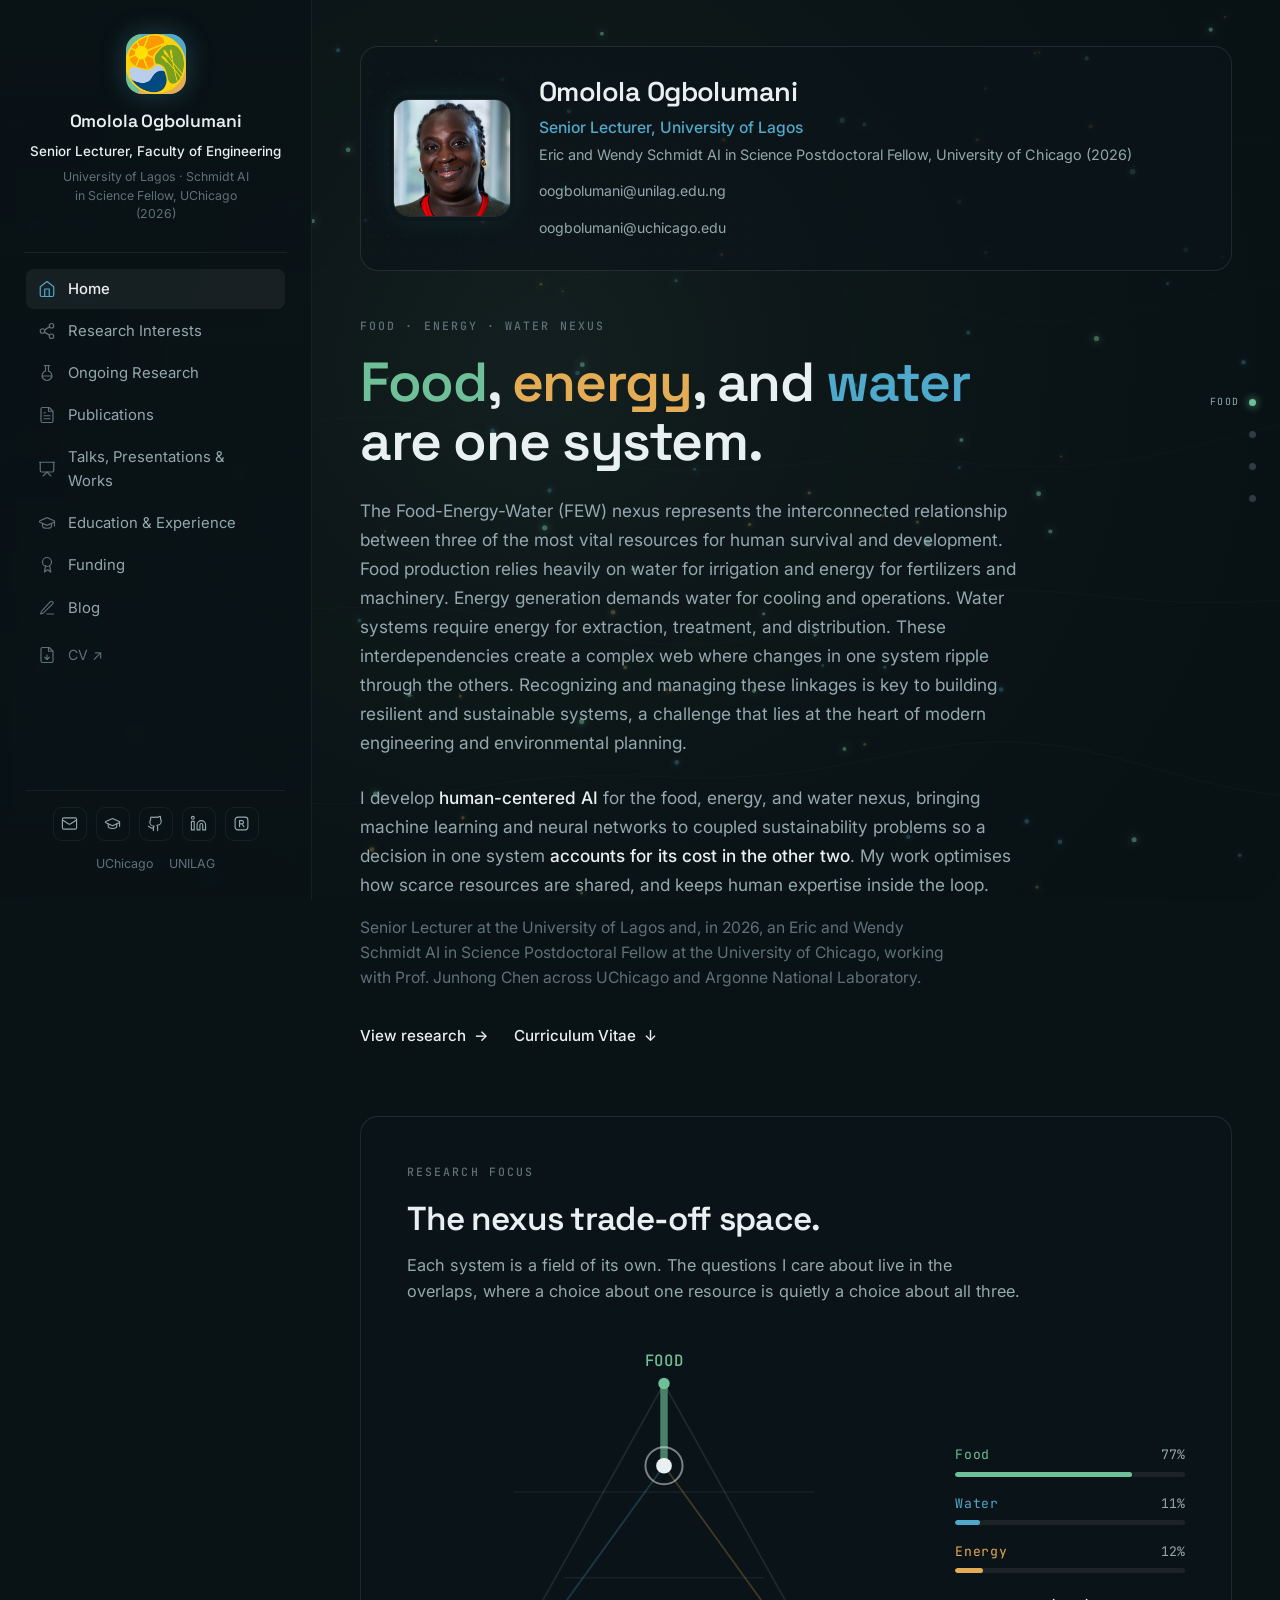
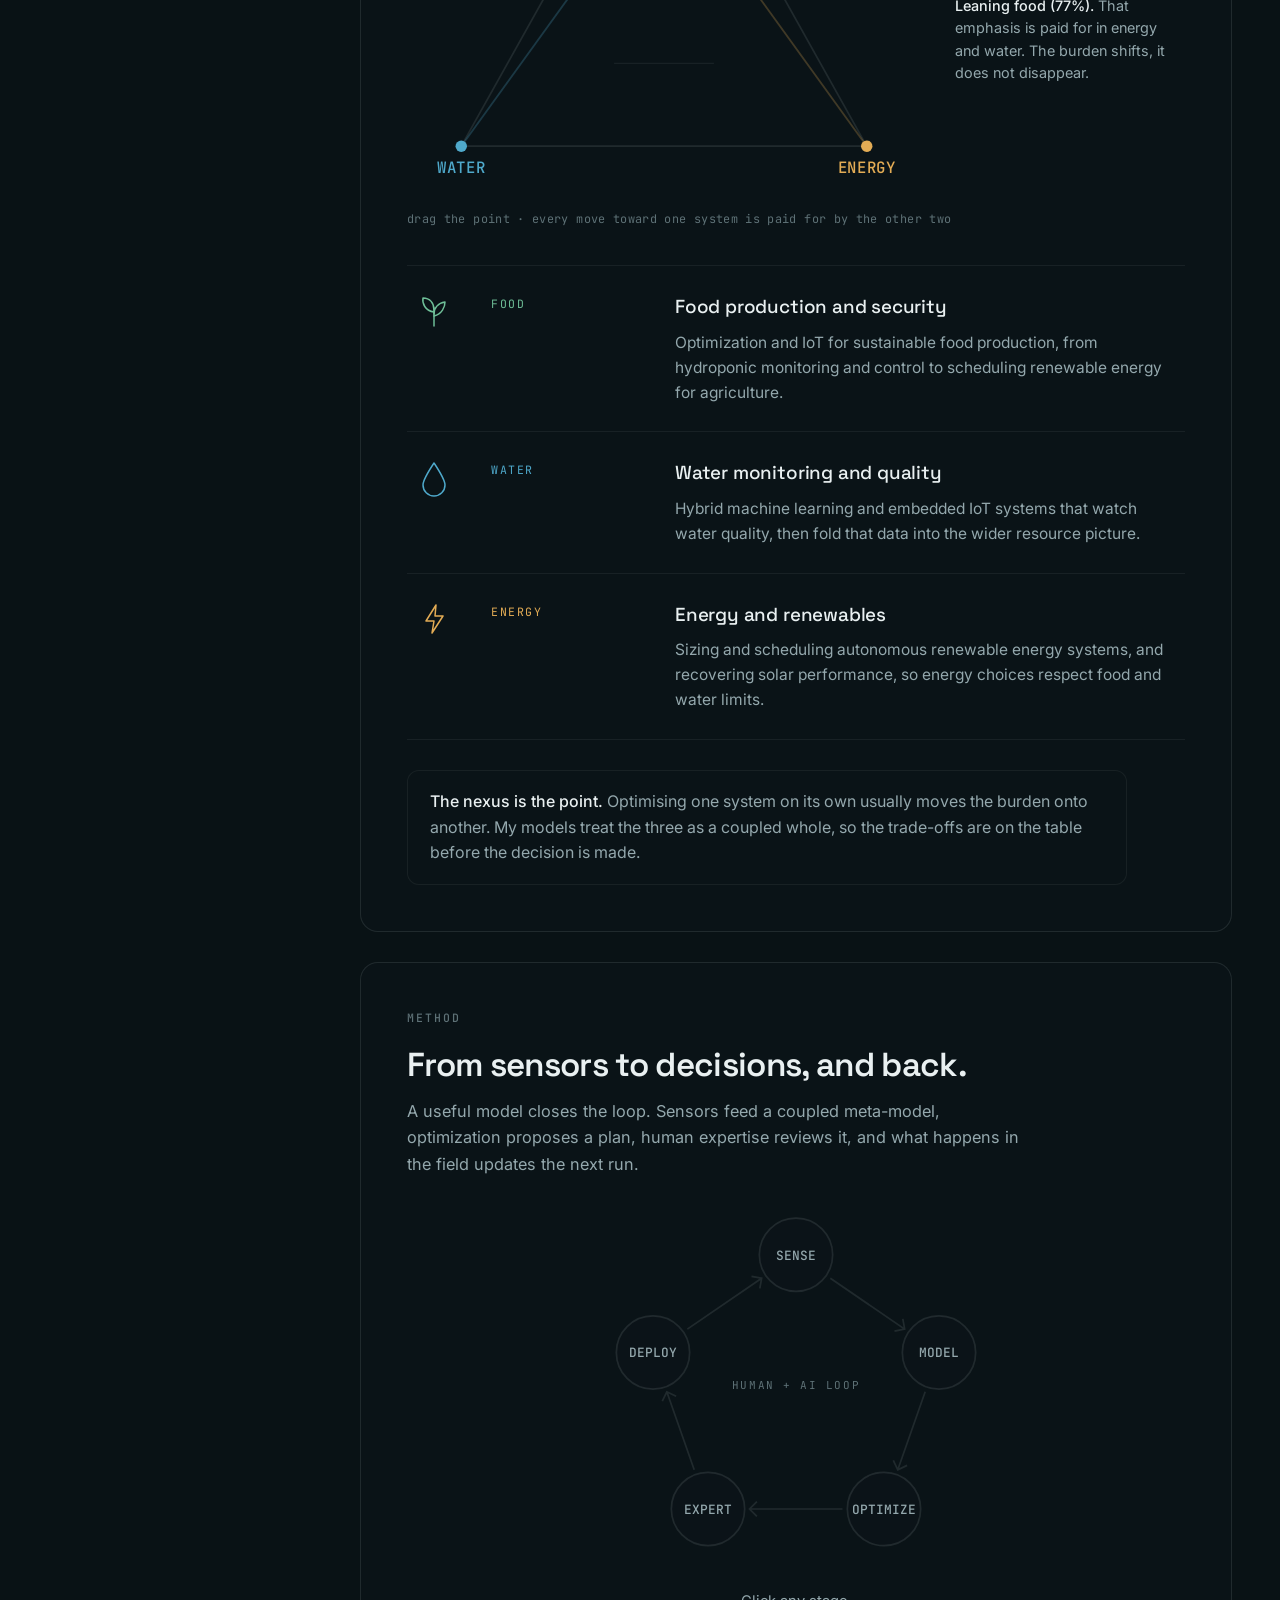
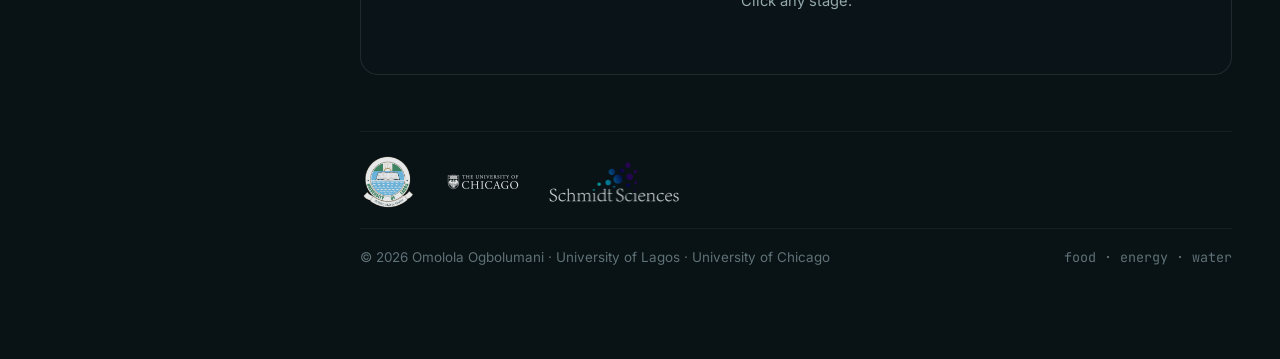
<file: index.html>
<!DOCTYPE html>
<html lang="en">
  <head>
    <meta charset="UTF-8">
    <meta name="viewport" content="width=device-width, initial-scale=1.0">
    <title>Home | Omolola Ogbolumani</title>
    <link rel="preconnect" href="https://fonts.googleapis.com">
    <link rel="preconnect" href="https://fonts.gstatic.com" crossorigin>
    <link href="https://fonts.googleapis.com/css2?family=Space+Grotesk:wght@400;500;600;700&family=Inter:wght@400;450;500;600&family=JetBrains+Mono:wght@400;500&display=swap" rel="stylesheet">
    <link rel="stylesheet" href="site.css">
  </head>
  <body data-page="home">
    <canvas id="field" role="img" aria-label="Ambient field of food, energy, and water particles that link into one network under the cursor."></canvas>
    <div class="spine" aria-hidden="true">
      <div class="s f" data-z="0"><span class="lab">Food</span><span class="d"></span></div>
      <div class="s w" data-z="1"><span class="lab">Water</span><span class="d"></span></div>
      <div class="s e" data-z="2"><span class="lab">Energy</span><span class="d"></span></div>
      <div class="s n" data-z="3"><span class="lab">Nexus</span><span class="d"></span></div>
    </div>
  <main>
    <div class="col">
      <div class="profile reveal">
        <img class="profile-image" src="headshot.jpeg" alt="Omolola Ogbolumani" onerror="this.onerror=null;this.src=&quot;data:image/svg+xml;utf8,<svg xmlns='http://www.w3.org/2000/svg' width='236' height='236'><defs><linearGradient id='g' x1='0' y1='0' x2='1' y2='1'><stop offset='0' stop-color='%236FBF98'/><stop offset='.5' stop-color='%234FA9CB'/><stop offset='1' stop-color='%23E3AC55'/></linearGradient></defs><rect width='236' height='236' fill='%230C151A'/><circle cx='118' cy='96' r='40' fill='none' stroke='url(%23g)' stroke-width='2.5' opacity='.85'/><path d='M44 210 C44 158 80 142 118 142 C156 142 192 158 192 210' fill='none' stroke='url(%23g)' stroke-width='2.5' opacity='.85'/><text x='118' y='228' text-anchor='middle' font-family='monospace' font-size='11' fill='%235E7176'>add headshot.jpg</text></svg>&quot;">
        <div class="profile-content">
          <div class="profile-name">Omolola Ogbolumani</div>
          <div class="profile-title">Senior Lecturer, University of Lagos</div>
          <div class="profile-affil">Eric and Wendy Schmidt AI in Science Postdoctoral Fellow, University of Chicago (2026)</div>
          <div class="profile-contact"><a href="mailto:oogbolumani@unilag.edu.ng">oogbolumani@unilag.edu.ng</a></div>
          <div class="profile-contact"><a href="mailto:oogbolumani@uchicago.edu">oogbolumani@uchicago.edu</a></div>
        </div>
      </div>

      <header class="intro">
        <p class="eyebrow">Food &middot; Energy &middot; Water Nexus</p>
        <h1><span class="f">Food</span>, <span class="e">energy</span>, and <span class="w">water</span> are one system.</h1>
        <p class="lede">The Food-Energy-Water (FEW) nexus represents the interconnected relationship between three of the most vital resources for human survival and development. Food production relies heavily on water for irrigation and energy for fertilizers and machinery. Energy generation demands water for cooling and operations. Water systems require energy for extraction, treatment, and distribution. These interdependencies create a complex web where changes in one system ripple through the others. Recognizing and managing these linkages is key to building resilient and sustainable systems, a challenge that lies at the heart of modern engineering and environmental planning.</p> <br>
        <p class="lede">I develop <strong>human-centered AI</strong> for the food, energy, and water nexus, bringing machine learning and neural networks to coupled sustainability problems so a decision in one system <strong>accounts for its cost in the other two</strong>. My work optimises how scarce resources are shared, and keeps human expertise inside the loop.</p>
        <p class="sub">Senior Lecturer at the University of Lagos and, in 2026, an Eric and Wendy Schmidt AI in Science Postdoctoral Fellow at the University of Chicago, working with Prof. Junhong Chen across UChicago and Argonne National Laboratory.</p>
        <div class="intro-actions">
          <a class="lnk" href="research-interests.html" data-internal>View research <span class="ar">&rarr;</span></a>
          <a class="lnk dl" href="cv.pdf" target="_blank">Curriculum Vitae <span class="ar">&darr;</span></a>
        </div>
        <!-- <div class="field-hint"><span class="rc" aria-hidden="true"></span>move your cursor, the systems couple. scroll, and they take turns</div> -->
      </header>

      <section class="block reveal" id="research">
        <div class="panel">
          <p class="eyebrow">Research focus</p>
          <h2>The nexus trade-off space.</h2>
          <p class="intro-p">Each system is a field of its own. The questions I care about live in the overlaps, where a choice about one resource is quietly a choice about all three.</p>
          <div class="nexus">
            <div class="tri-wrap">
              <svg class="tri-svg" id="tri" viewBox="0 0 360 322" role="application" aria-label="Interactive ternary diagram. A draggable point sets emphasis across food, water, and energy. Use arrow keys to move it.">
                <g class="tri-grid">
                  <line x1="110" y1="170" x2="250" y2="170"/>
                  <line x1="75" y1="110" x2="285" y2="110"/>
                  <line x1="145" y1="230" x2="215" y2="230"/>
                </g>
                <polygon class="tri-edge" points="180,34 322,288 38,288"/>
                <line class="tri-pull pf" stroke="var(--food)" x1="180" y1="200" x2="180" y2="34"/>
                <line class="tri-pull pw" stroke="var(--water)" x1="180" y1="200" x2="38" y2="288"/>
                <line class="tri-pull pe" stroke="var(--energy)" x1="180" y1="200" x2="322" y2="288"/>
                <g class="tri-pole">
                  <circle cx="180" cy="34" r="4" fill="var(--food)"/><text x="180" y="22" text-anchor="middle" fill="var(--food)">FOOD</text>
                  <circle cx="38" cy="288" r="4" fill="var(--water)"/><text x="38" y="307" text-anchor="middle" fill="var(--water)">WATER</text>
                  <circle cx="322" cy="288" r="4" fill="var(--energy)"/><text x="322" y="307" text-anchor="middle" fill="var(--energy)">ENERGY</text>
                </g>
                <g class="tri-handle" id="tri-h" tabindex="0" role="slider" aria-label="Nexus emphasis" aria-valuetext="balanced">
                  <circle class="th-ring" cx="180" cy="200" r="13" fill="none" stroke="rgba(233,240,241,.5)" stroke-width="1.4"/>
                  <circle class="th-dot" cx="180" cy="200" r="5.5" fill="var(--text)"/>
                </g>
              </svg>
            </div>
            <div class="readout" id="ro">
              <div class="ro-row f"><div class="ro-top"><span class="nm">Food</span><span class="vl" data-v="f">33%</span></div><div class="ro-track"><div class="ro-fill" data-b="f" style="width:33%"></div></div></div>
              <div class="ro-row w"><div class="ro-top"><span class="nm">Water</span><span class="vl" data-v="w">33%</span></div><div class="ro-track"><div class="ro-fill" data-b="w" style="width:33%"></div></div></div>
              <div class="ro-row e"><div class="ro-top"><span class="nm">Energy</span><span class="vl" data-v="e">34%</span></div><div class="ro-track"><div class="ro-fill" data-b="e" style="width:34%"></div></div></div>
              <p class="verdict" id="verdict"><b>Balanced.</b> No single system carries the plan, the rare case where nothing is being traded away.</p>
            </div>
          </div>
          <p class="tri-cap">drag the point &middot; every move toward one system is paid for by the other two</p>
          <div class="thrusts">
            <div class="thrust f reveal"><div class="sigil" aria-hidden="true"><svg viewBox="0 0 38 38"><path d="M19 34 V16"/><path d="M19 20 C 10 19, 7 11, 8 6 C 15 6, 19 11, 19 18"/><path d="M19 24 C 27 22, 30 15, 30 10 C 23 11, 19 16, 19 22"/></svg></div><div class="tag">Food</div><div class="body"><h3>Food production and security</h3><p>Optimization and IoT for sustainable food production, from hydroponic monitoring and control to scheduling renewable energy for agriculture.</p></div></div>
            <div class="thrust w reveal"><div class="sigil" aria-hidden="true"><svg viewBox="0 0 38 38"><path d="M19 5 C 27 17, 30 23, 30 27 a 11 11 0 1 1 -22 0 C 8 23, 11 17, 19 5 Z"/></svg></div><div class="tag">Water</div><div class="body"><h3>Water monitoring and quality</h3><p>Hybrid machine learning and embedded IoT systems that watch water quality, then fold that data into the wider resource picture.</p></div></div>
            <div class="thrust e reveal"><div class="sigil" aria-hidden="true"><svg viewBox="0 0 38 38"><path d="M21 5 L 11 21 H 19 L 17 33 L 28 16 H 20 Z"/></svg></div><div class="tag">Energy</div><div class="body"><h3>Energy and renewables</h3><p>Sizing and scheduling autonomous renewable energy systems, and recovering solar performance, so energy choices respect food and water limits.</p></div></div>
          </div>
          <p class="note"><b>The nexus is the point.</b> Optimising one system on its own usually moves the burden onto another. My models treat the three as a coupled whole, so the trade-offs are on the table before the decision is made.</p>
        </div>
      </section>

      <section class="block reveal" id="approach">
        <div class="panel">
          <p class="eyebrow">Method</p>
          <h2>From sensors to decisions, and back.</h2>
          <p class="intro-p">A useful model closes the loop. Sensors feed a coupled meta-model, optimization proposes a plan, human expertise reviews it, and what happens in the field updates the next run.</p>
          <div class="loop-wrap">
            <svg class="loop-svg" id="loop" viewBox="0 0 360 300" role="img" aria-label="A five-stage research loop: sense, model, optimize, expert, deploy, running as a closed cycle.">
              <g id="loop-arcs"></g>
              <text class="loop-center" x="180" y="154" text-anchor="middle">human + AI loop</text>
              <g class="loop-node" data-k="sen" tabindex="0"><circle cx="180" cy="44" r="30"/><text x="180" y="48" text-anchor="middle">SENSE</text></g>
              <g class="loop-node" data-k="mod" tabindex="0"><circle cx="297" cy="124" r="30"/><text x="297" y="128" text-anchor="middle">MODEL</text></g>
              <g class="loop-node" data-k="opt" tabindex="0"><circle cx="252" cy="252" r="30"/><text x="252" y="256" text-anchor="middle">OPTIMIZE</text></g>
              <g class="loop-node" data-k="exp" tabindex="0"><circle cx="108" cy="252" r="30"/><text x="108" y="256" text-anchor="middle">EXPERT</text></g>
              <g class="loop-node" data-k="dep" tabindex="0"><circle cx="63" cy="124" r="30"/><text x="63" y="128" text-anchor="middle">DEPLOY</text></g>
            </svg>
            <p class="loop-cap" id="loop-cap">Click any stage.</p>
          </div>
        </div>
      </section>
      <div class="pagefoot">
        <div class="foot-logos">
          <a href="https://engineering.unilag.edu.ng/?page_id=2508" target="_blank" rel="noopener">
            <img class="unilag" src="unilag-logo.png" alt="University of Lagos">
          </a>
          <a href="https://aiscience.uchicago.edu/faculty-fellows/omolola-ogbolumani/" target="_blank" rel="noopener">
            <img class="uchicago" src="uchicago-logo.png" alt="University of Chicago">
          </a>
          <a href="https://www.linkedin.com/posts/introducing-the-new-schmidt-sciences-logo-ugcPost-7232158246566797312-L3lD/" target="_blank" rel="noopener">
            <img class="schmidt" src="schmidt.png" alt="Schmidt Sciences"/>
          </a>
        </div>
        <span>&copy; 2026 Omolola Ogbolumani &middot; University of Lagos &middot; University of Chicago</span><span class="mono">food &middot; energy &middot; water</span>
      </div>
    </div>
  </main>
  <script src="site.js"></script>
  </body>
</html>
</file>
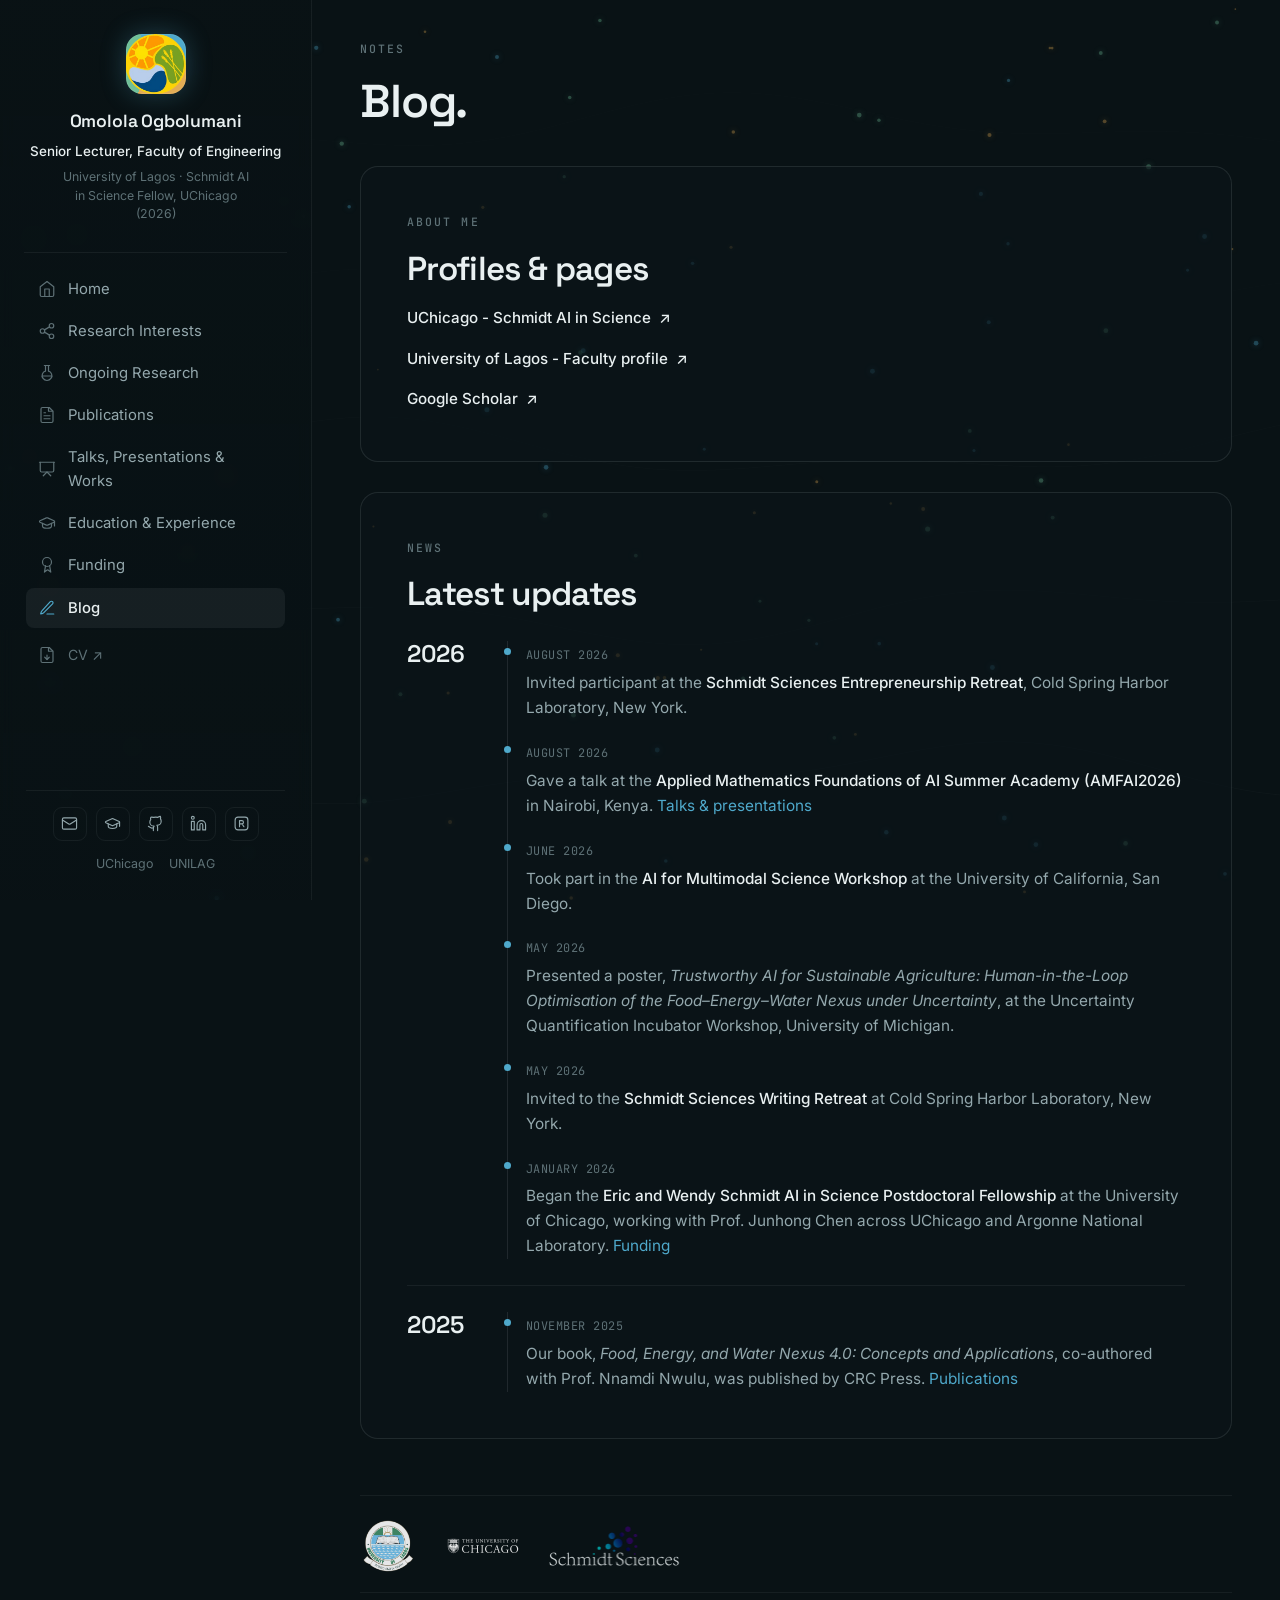
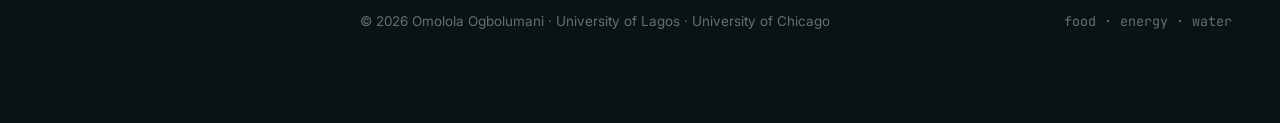
<file: blog.html>
<!DOCTYPE html>
<html lang="en">
	<head>
		<meta charset="UTF-8" />
		<meta name="viewport" content="width=device-width, initial-scale=1.0"/>
		<title>Blog | Omolola Ogbolumani</title>
		<link rel="preconnect" href="https://fonts.googleapis.com"/>
		<link rel="preconnect" href="https://fonts.gstatic.com" crossorigin/>
		<link href="https://fonts.googleapis.com/css2?family=Space+Grotesk:wght@400;500;600;700&family=Inter:wght@400;450;500;600&family=JetBrains+Mono:wght@400;500&display=swap" rel="stylesheet"/>
		<link rel="stylesheet" href="site.css" />
	</head>
	<body data-page="blog">
		<canvas id="field" role="img" aria-label="Ambient field of food, energy, and water particles that link into one network under the cursor."></canvas>

		<main>
			<div class="col">
				<div class="page-head">
					<p class="eyebrow">Notes</p>
					<h1>Blog.</h1>

				</div>
				<section class="block reveal">
					<div class="panel">
						<p class="eyebrow">About Me</p>
						<h2 class="sub-h">Profiles &amp; pages</h2>
						
						<div class="links-row">
							<a class="lnk" href="https://aiscience.uchicago.edu/faculty-fellows/omolola-ogbolumani/" target="_blank" rel="noopener">UChicago - Schmidt AI in Science<span class="ar">↗</span></a>
							<a class="lnk" href="https://engineering.unilag.edu.ng/?page_id=2508" target="_blank" rel="noopener">University of Lagos - Faculty profile<span class="ar">↗</span></a>
							<a class="lnk" href="https://scholar.google.com/citations?user=lLx9UJMAAAAJ&amp;hl=en" target="_blank" rel="noopener">Google Scholar<span class="ar">↗</span></a>
						</div>
					</div>
				</section>
				<section class="block">
					<div class="panel">
						<p class="eyebrow">News</p>
						<h2 class="sub-h">Latest updates</h2>
						<div class="news">
						<div class="news-year reveal">
							<div class="ny">2026</div>
							<div class="nl">
							<div class="news-item"><span class="nd">August 2026</span><p>Invited participant at the <strong>Schmidt Sciences Entrepreneurship Retreat</strong>, Cold Spring Harbor Laboratory, New York.</p></div>
							<div class="news-item"><span class="nd">August 2026</span><p>Gave a talk at the <strong>Applied Mathematics Foundations of AI Summer Academy (AMFAI2026)</strong> in Nairobi, Kenya. <a href="talks.html" data-internal>Talks &amp; presentations</a></p></div>
							<div class="news-item"><span class="nd">June 2026</span><p>Took part in the <strong>AI for Multimodal Science Workshop</strong> at the University of California, San Diego.</p></div>
							<div class="news-item"><span class="nd">May 2026</span><p>Presented a poster, <em>Trustworthy AI for Sustainable Agriculture: Human-in-the-Loop Optimisation of the Food–Energy–Water Nexus under Uncertainty</em>, at the Uncertainty Quantification Incubator Workshop, University of Michigan.</p></div>
							<div class="news-item"><span class="nd">May 2026</span><p>Invited to the <strong>Schmidt Sciences Writing Retreat</strong> at Cold Spring Harbor Laboratory, New York.</p></div>
							<div class="news-item"><span class="nd">January 2026</span><p>Began the <strong>Eric and Wendy Schmidt AI in Science Postdoctoral Fellowship</strong> at the University of Chicago, working with Prof. Junhong Chen across UChicago and Argonne National Laboratory. <a href="funding.html" data-internal>Funding</a></p></div>
							</div>
						</div>
						<div class="news-year reveal">
							<div class="ny">2025</div>
							<div class="nl">
							<div class="news-item"><span class="nd">November 2025</span><p>Our book, <em>Food, Energy, and Water Nexus 4.0: Concepts and Applications</em>, co-authored with Prof. Nnamdi Nwulu, was published by CRC Press. <a href="publications.html" data-internal>Publications</a></p></div>
							</div>
						</div>
						</div>
					</div>
				</section>
				<div class="pagefoot">
					<div class="foot-logos">
						<a href="https://engineering.unilag.edu.ng/?page_id=2508" target="_blank" rel="noopener">
							<img class="unilag" src="unilag-logo.png" alt="University of Lagos"/>
						</a>
						<a href="https://aiscience.uchicago.edu/faculty-fellows/omolola-ogbolumani/" target="_blank" rel="noopener">
							<img class="uchicago" src="uchicago-logo.png" alt="University of Chicago"/>
						</a>
						<a href="https://www.linkedin.com/posts/introducing-the-new-schmidt-sciences-logo-ugcPost-7232158246566797312-L3lD/" target="_blank" rel="noopener">
							<img class="schmidt" src="schmidt.png" alt="Schmidt Sciences"/>
						</a>
					</div>
					<span>&copy; 2026 Omolola Ogbolumani &middot; University of Lagos &middot; University of Chicago</span><span class="mono">food &middot; energy &middot; water</span>
				</div>
			</div>
		</main>
		<script src="site.js"></script>
	</body>
</html>
</file>
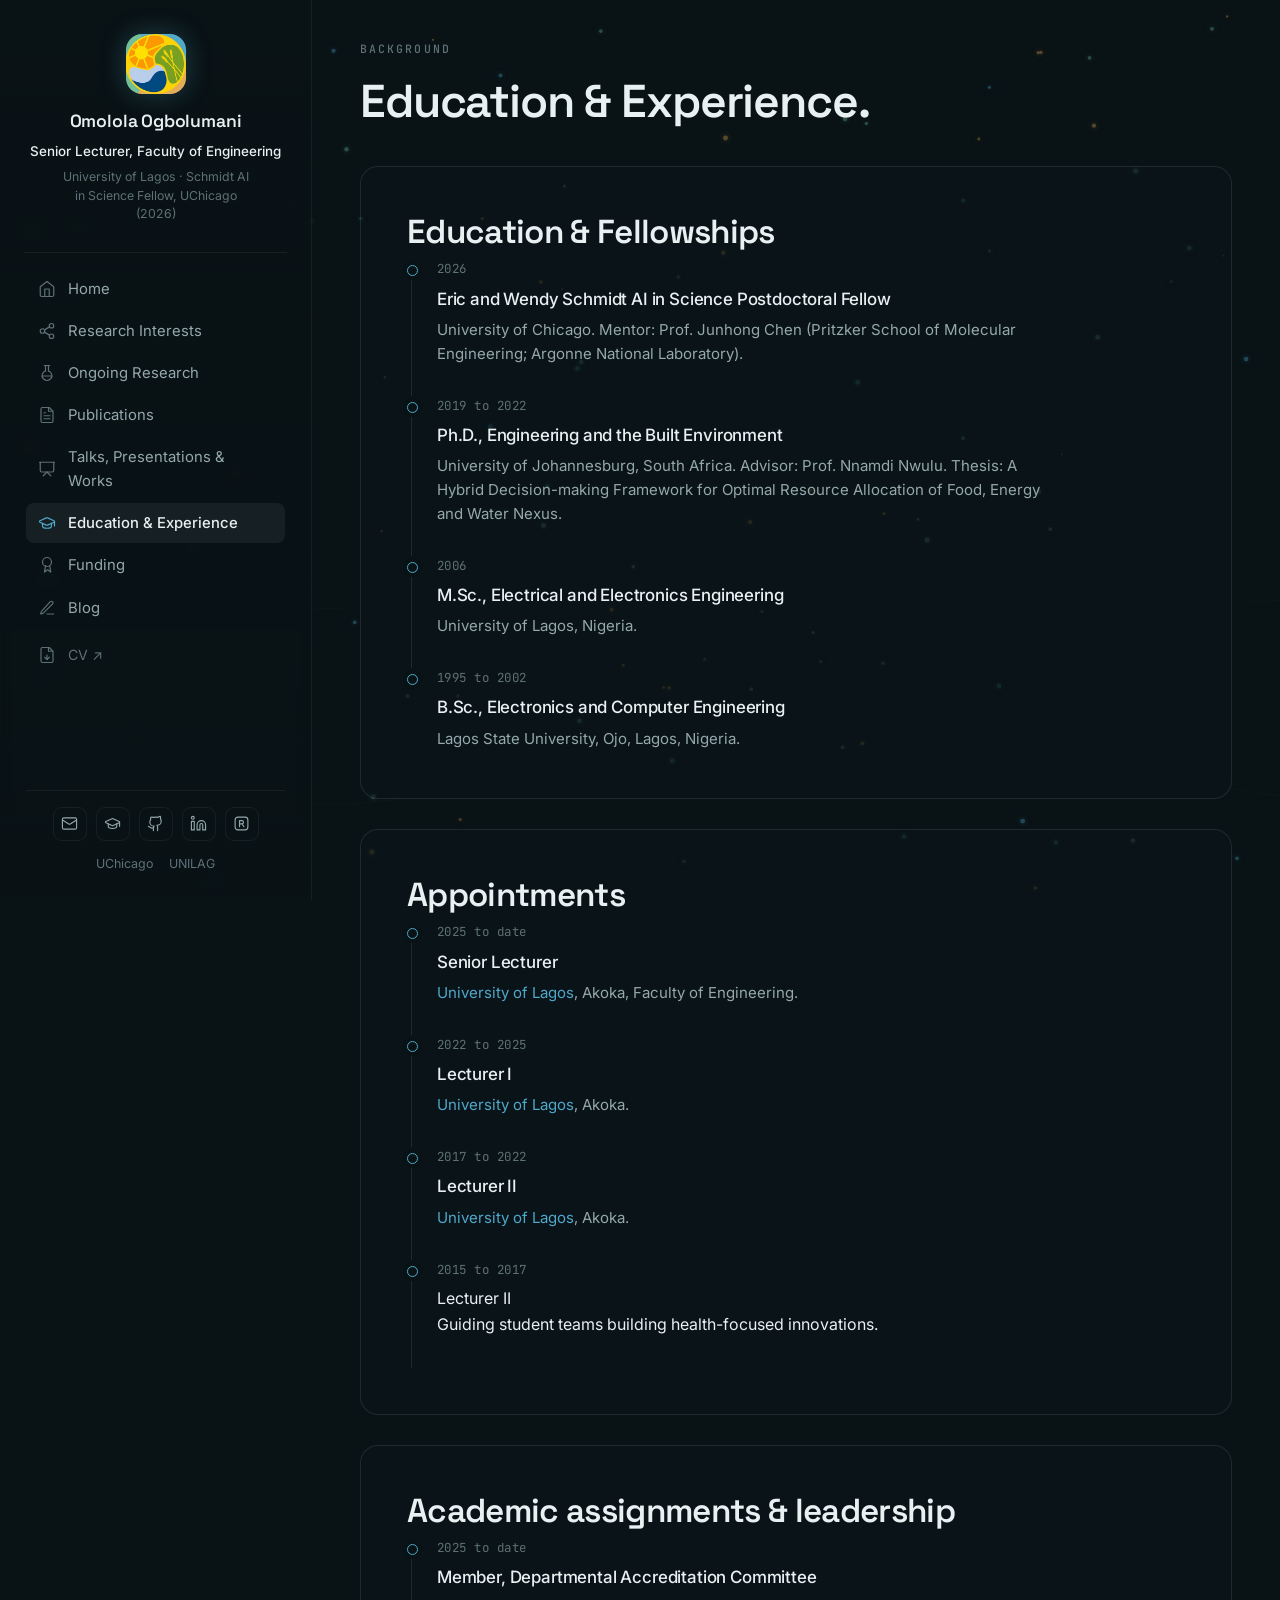
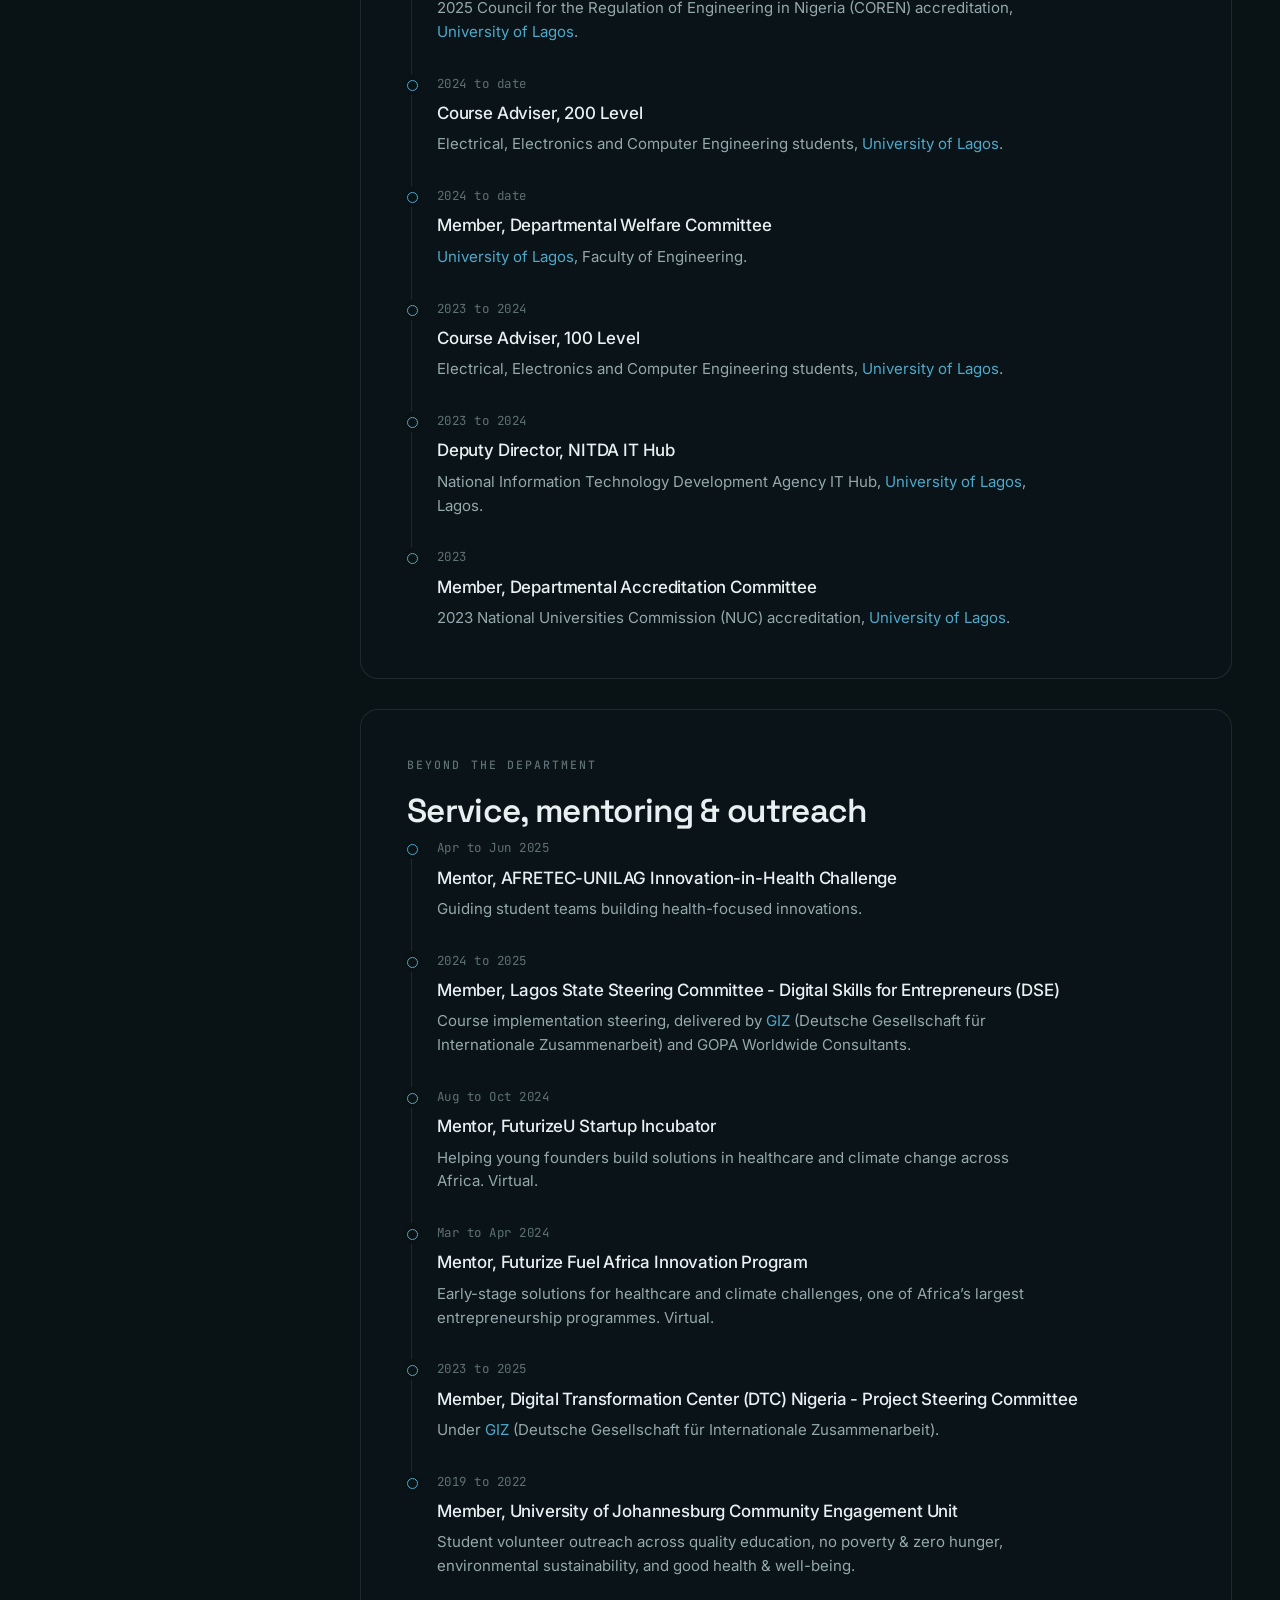
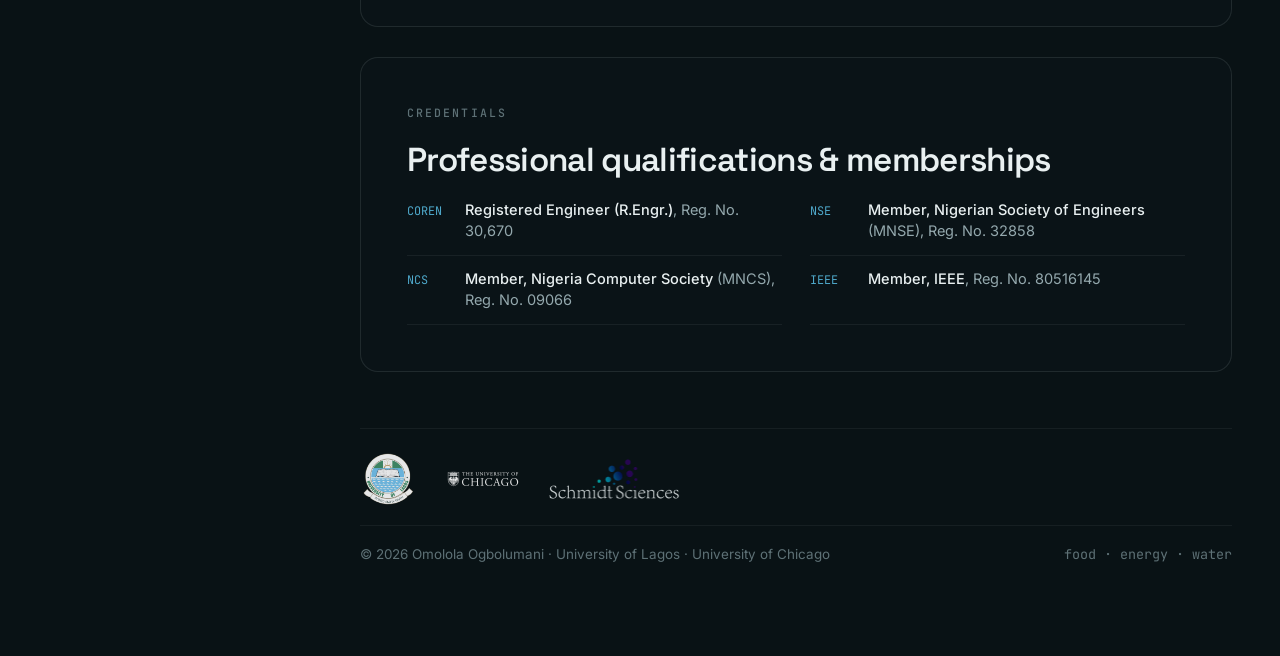
<file: education.html>
<!DOCTYPE html>
<html lang="en">
  <head>
  <meta charset="UTF-8">
    <meta name="viewport" content="width=device-width, initial-scale=1.0">
    <title>Education & Experience | Omolola Ogbolumani</title>
    <link rel="preconnect" href="https://fonts.googleapis.com">
    <link rel="preconnect" href="https://fonts.gstatic.com" crossorigin>
    <link href="https://fonts.googleapis.com/css2?family=Space+Grotesk:wght@400;500;600;700&family=Inter:wght@400;450;500;600&family=JetBrains+Mono:wght@400;500&display=swap" rel="stylesheet">
    <link rel="stylesheet" href="site.css">
  </head>
  <body data-page="education">
    <canvas id="field" role="img" aria-label="Ambient field of food, energy, and water particles that link into one network under the cursor."></canvas>

    <main>
      <div class="col">
        <div class="page-head">
          <p class="eyebrow">Background</p>
          <h1>Education &amp; Experience.</h1>
        </div>
        <section class="block">
          <div class="panel">
            <h2 class="sub-h">Education &amp; Fellowships</h2>
            <div class="tl reveal">
              <div class="ey">2026</div>
              <div>
                <div class="ed">Eric and Wendy Schmidt AI in Science Postdoctoral Fellow</div>
                <div class="ei">University of Chicago. Mentor: Prof. Junhong Chen (Pritzker School of Molecular Engineering; Argonne National Laboratory).</div>
              </div>
            </div>
            <div class="tl reveal">
              <div class="ey">2019 to 2022</div>
              <div>
                <div class="ed">Ph.D., Engineering and the Built Environment</div>
                <div class="ei">University of Johannesburg, South Africa. Advisor: Prof. Nnamdi Nwulu. Thesis: A Hybrid Decision-making Framework for Optimal Resource Allocation of Food, Energy and Water Nexus.</div>
              </div>
            </div>
            <div class="tl reveal">
              <div class="ey">2006</div>
              <div>
                <div class="ed">M.Sc., Electrical and Electronics Engineering</div>
                <div class="ei">University of Lagos, Nigeria.</div>
              </div>
            </div>
            <div class="tl reveal">
              <div class="ey">1995 to 2002</div>
              <div>
                <div class="ed">B.Sc., Electronics and Computer Engineering</div>
                <div class="ei">Lagos State University, Ojo, Lagos, Nigeria.</div>
              </div>
            </div>
          </div>
        </section>
        <section class="block">
          <div class="panel">
            <h2 class="sub-h">Appointments</h2>
            <div class="tl reveal">
              <div class="ey">2025 to date</div>
              <div>
                <div class="ed">Senior Lecturer</div>
                <div class="ei"><span class="role">University of Lagos</span>, Akoka, Faculty of Engineering.</div>
              </div>
            </div>
            <div class="tl reveal">
              <div class="ey">2022 to 2025</div>
              <div>
                <div class="ed">Lecturer I</div>
                <div class="ei"><span class="role">University of Lagos</span>, Akoka.</div>
              </div>
            </div>
            <div class="tl reveal">
              <div class="ey">2017 to 2022</div>
              <div>
                <div class="ed">Lecturer II</div>
                <div class="ei"><span class="role">University of Lagos</span>, Akoka.</div>
              </div>
            </div>
            <div class="tl reveal">
              <div class="ey">2015 to 2017</div>
              <div>
                <div >Lecturer II</div>
                <div>Guiding student teams building health-focused innovations.</div>
              </div>
            </div>
          <div>
        </section>
        <section class="block">
          <div class="panel">
            <h2 class="sub-h">Academic assignments &amp; leadership</h2>
            <div class="tl reveal">
              <div class="ey">2025 to date</div>
              <div>
                <div class="ed">Member, Departmental Accreditation Committee</div>
                <div class="ei">2025 Council for the Regulation of Engineering in Nigeria (COREN) accreditation, <span class="role">University of Lagos</span>.</div>
              </div>
            </div>
            <div class="tl reveal">
              <div class="ey">2024 to date</div>
              <div>
                <div class="ed">Course Adviser, 200 Level</div>
                <div class="ei">Electrical, Electronics and Computer Engineering students, <span class="role">University of Lagos</span>.
                </div>
              </div>
            </div>
            <div class="tl reveal">
              <div class="ey">2024 to date</div>
              <div>
                <div class="ed">Member, Departmental Welfare Committee</div>
                <div class="ei"><span class="role">University of Lagos</span>, Faculty of Engineering.</div>
              </div>
            </div>
            <div class="tl reveal">
              <div class="ey">2023 to 2024</div>
              <div>
                <div class="ed">Course Adviser, 100 Level</div>
                <div class="ei">Electrical, Electronics and Computer Engineering students, <span class="role">University of Lagos</span>.</div>
              </div>
            </div>
            <div class="tl reveal">
              <div class="ey">2023 to 2024</div>
              <div>
                <div class="ed">Deputy Director, NITDA IT Hub</div>
                <div class="ei">National Information Technology Development Agency IT Hub, <span class="role">University of Lagos</span>, Lagos.</div>
              </div>
            </div>
            <div class="tl reveal">
              <div class="ey">2023</div>
              <div>
                <div class="ed">Member, Departmental Accreditation Committee</div>
                <div class="ei">2023 National Universities Commission (NUC) accreditation, <span class="role">University of Lagos</span>.</div>
              </div>
            </div>
          </div>
        </section>
        <section class="block">
          <div class="panel">
            <p class="eyebrow">Beyond the department</p>
            <h2 class="sub-h">Service, mentoring &amp; outreach</h2>
            <div class="tl reveal">
              <div class="ey">Apr to Jun 2025</div>
              <div>
                <div class="ed">Mentor, AFRETEC-UNILAG Innovation-in-Health Challenge</div>
                <div class="ei">Guiding student teams building health-focused innovations.</div>
              </div>
            </div>
            <div class="tl reveal">
              <div class="ey">2024 to 2025</div>
              <div>
                <div class="ed">Member, Lagos State Steering Committee - Digital Skills for Entrepreneurs (DSE)</div>
                <div class="ei">Course implementation steering, delivered by <span class="role">GIZ</span> (Deutsche Gesellschaft für Internationale Zusammenarbeit) and GOPA Worldwide Consultants.</div>
              </div>
            </div>
            <div class="tl reveal">
              <div class="ey">Aug to Oct 2024</div>
              <div>
                <div class="ed">Mentor, FuturizeU Startup Incubator</div>
                <div class="ei">Helping young founders build solutions in healthcare and climate change across Africa. Virtual.</div>
              </div>
            </div>
            <div class="tl reveal">
              <div class="ey">Mar to Apr 2024</div>
              <div>
                <div class="ed">Mentor, Futurize Fuel Africa Innovation Program</div>
                <div class="ei">Early-stage solutions for healthcare and climate challenges, one of Africa’s largest entrepreneurship programmes. Virtual.</div>
              </div>
            </div>
            <div class="tl reveal">
              <div class="ey">2023 to 2025</div>
              <div>
                <div class="ed">Member, Digital Transformation Center (DTC) Nigeria - Project Steering Committee</div>
                <div class="ei">Under <span class="role">GIZ</span> (Deutsche Gesellschaft für Internationale Zusammenarbeit).</div>
              </div>
            </div>
            <div class="tl reveal">
              <div class="ey">2019 to 2022</div>
              <div>
                <div class="ed">Member, University of Johannesburg Community Engagement Unit</div>
                <div class="ei">Student volunteer outreach across quality education, no poverty &amp; zero hunger, environmental sustainability, and good health &amp; well-being.</div>
              </div>
            </div>
          </div>
        </section>
        <section class="block">
          <div class="panel">
            <p class="eyebrow">Credentials</p>
            <h2 class="sub-h">Professional qualifications &amp; memberships</h2>
            <div class="quals">
              <div class="qual">
                <div class="qk">COREN</div>
                <div class="qv"><b>Registered Engineer (R.Engr.)</b>, Reg. No. 30,670</div>
              </div>
              <div class="qual">
                <div class="qk">NSE</div>
                <div class="qv"><b>Member, Nigerian Society of Engineers</b> (MNSE), Reg. No. 32858</div>
              </div>
              <div class="qual">
                <div class="qk">NCS</div>
                <div class="qv"><b>Member, Nigeria Computer Society</b> (MNCS), Reg. No. 09066</div>
              </div>
              <div class="qual">
                <div class="qk">IEEE</div>
                <div class="qv"><b>Member, IEEE</b>, Reg. No. 80516145</div>
              </div>
            </div>
          </div>
        </section>
        <div class="pagefoot">
          <div class="foot-logos">
            <a href="https://engineering.unilag.edu.ng/?page_id=2508" target="_blank" rel="noopener">
              <img class="unilag" src="unilag-logo.png" alt="University of Lagos">
            </a>
            <a href="https://aiscience.uchicago.edu/faculty-fellows/omolola-ogbolumani/" target="_blank" rel="noopener">
              <img class="uchicago" src="uchicago-logo.png" alt="University of Chicago">
            </a>
            <a href="https://www.linkedin.com/posts/introducing-the-new-schmidt-sciences-logo-ugcPost-7232158246566797312-L3lD/" target="_blank" rel="noopener">
              <img class="schmidt" src="schmidt.png" alt="Schmidt Sciences"/>
            </a>
          </div>
          <span>&copy; 2026 Omolola Ogbolumani &middot; University of Lagos &middot; University of Chicago</span><span class="mono">food &middot; energy &middot; water</span>
        </div>
      </div>
    </main>
    <script src="site.js"></script>
  </body>
</html>
</file>
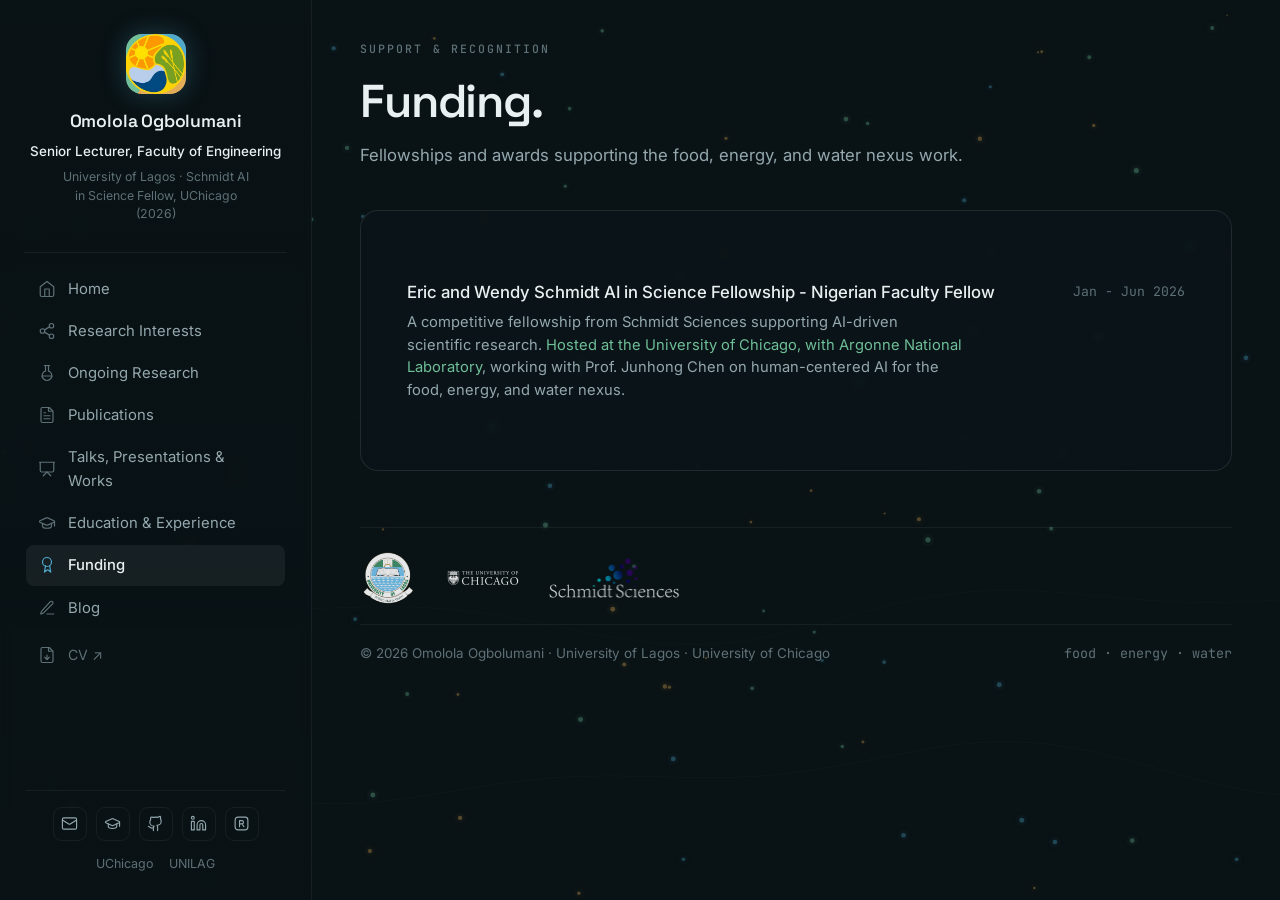
<file: funding.html>
<!DOCTYPE html>
<html lang="en">
  <head>
    <meta charset="UTF-8">
    <meta name="viewport" content="width=device-width, initial-scale=1.0">
    <title>Funding | Omolola Ogbolumani</title>
    <link rel="preconnect" href="https://fonts.googleapis.com">
    <link rel="preconnect" href="https://fonts.gstatic.com" crossorigin>
    <link href="https://fonts.googleapis.com/css2?family=Space+Grotesk:wght@400;500;600;700&family=Inter:wght@400;450;500;600&family=JetBrains+Mono:wght@400;500&display=swap" rel="stylesheet">
    <link rel="stylesheet" href="site.css">
  </head>
  <body data-page="funding">
    <canvas id="field" role="img" aria-label="Ambient field of food, energy, and water particles that link into one network under the cursor."></canvas>

    <main>
      <div class="col">
        <div class="page-head">
          <p class="eyebrow">Support &amp; recognition</p>
          <h1>Funding.</h1>
          <p class="pl">Fellowships and awards supporting the food, energy, and water nexus work.</p>
        </div>
        <section class="block">
          <div class="panel">
            <div class="grant reveal">
              <div>
                <div class="gt">Eric and Wendy Schmidt AI in Science Fellowship - Nigerian Faculty Fellow</div>
                <div class="gm">A competitive fellowship from Schmidt Sciences supporting AI-driven scientific research. <span class="role">Hosted at the University of Chicago, with Argonne National Laboratory</span>, working with Prof. Junhong Chen on human-centered AI for the food, energy, and water nexus.</div>
              </div>
              <div class="gy">Jan - Jun 2026</div>
            </div>
          </div>
        </section>
        <div class="pagefoot">
          <div class="foot-logos">
            <a href="https://engineering.unilag.edu.ng/?page_id=2508" target="_blank" rel="noopener">
              <img class="unilag" src="unilag-logo.png" alt="University of Lagos">
            </a>
            <a href="https://aiscience.uchicago.edu/faculty-fellows/omolola-ogbolumani/" target="_blank" rel="noopener">
              <img class="uchicago" src="uchicago-logo.png" alt="University of Chicago">
            </a>
            <a href="https://www.linkedin.com/posts/introducing-the-new-schmidt-sciences-logo-ugcPost-7232158246566797312-L3lD/" target="_blank" rel="noopener">
							<img class="schmidt" src="schmidt.png" alt="Schmidt Sciences"/>
						</a>
          </div>
          <span>&copy; 2026 Omolola Ogbolumani &middot; University of Lagos &middot; University of Chicago</span><span class="mono">food &middot; energy &middot; water</span>
        </div>
      </div>
    </main>
  <script src="site.js"></script>
  </body>
</html>
</file>
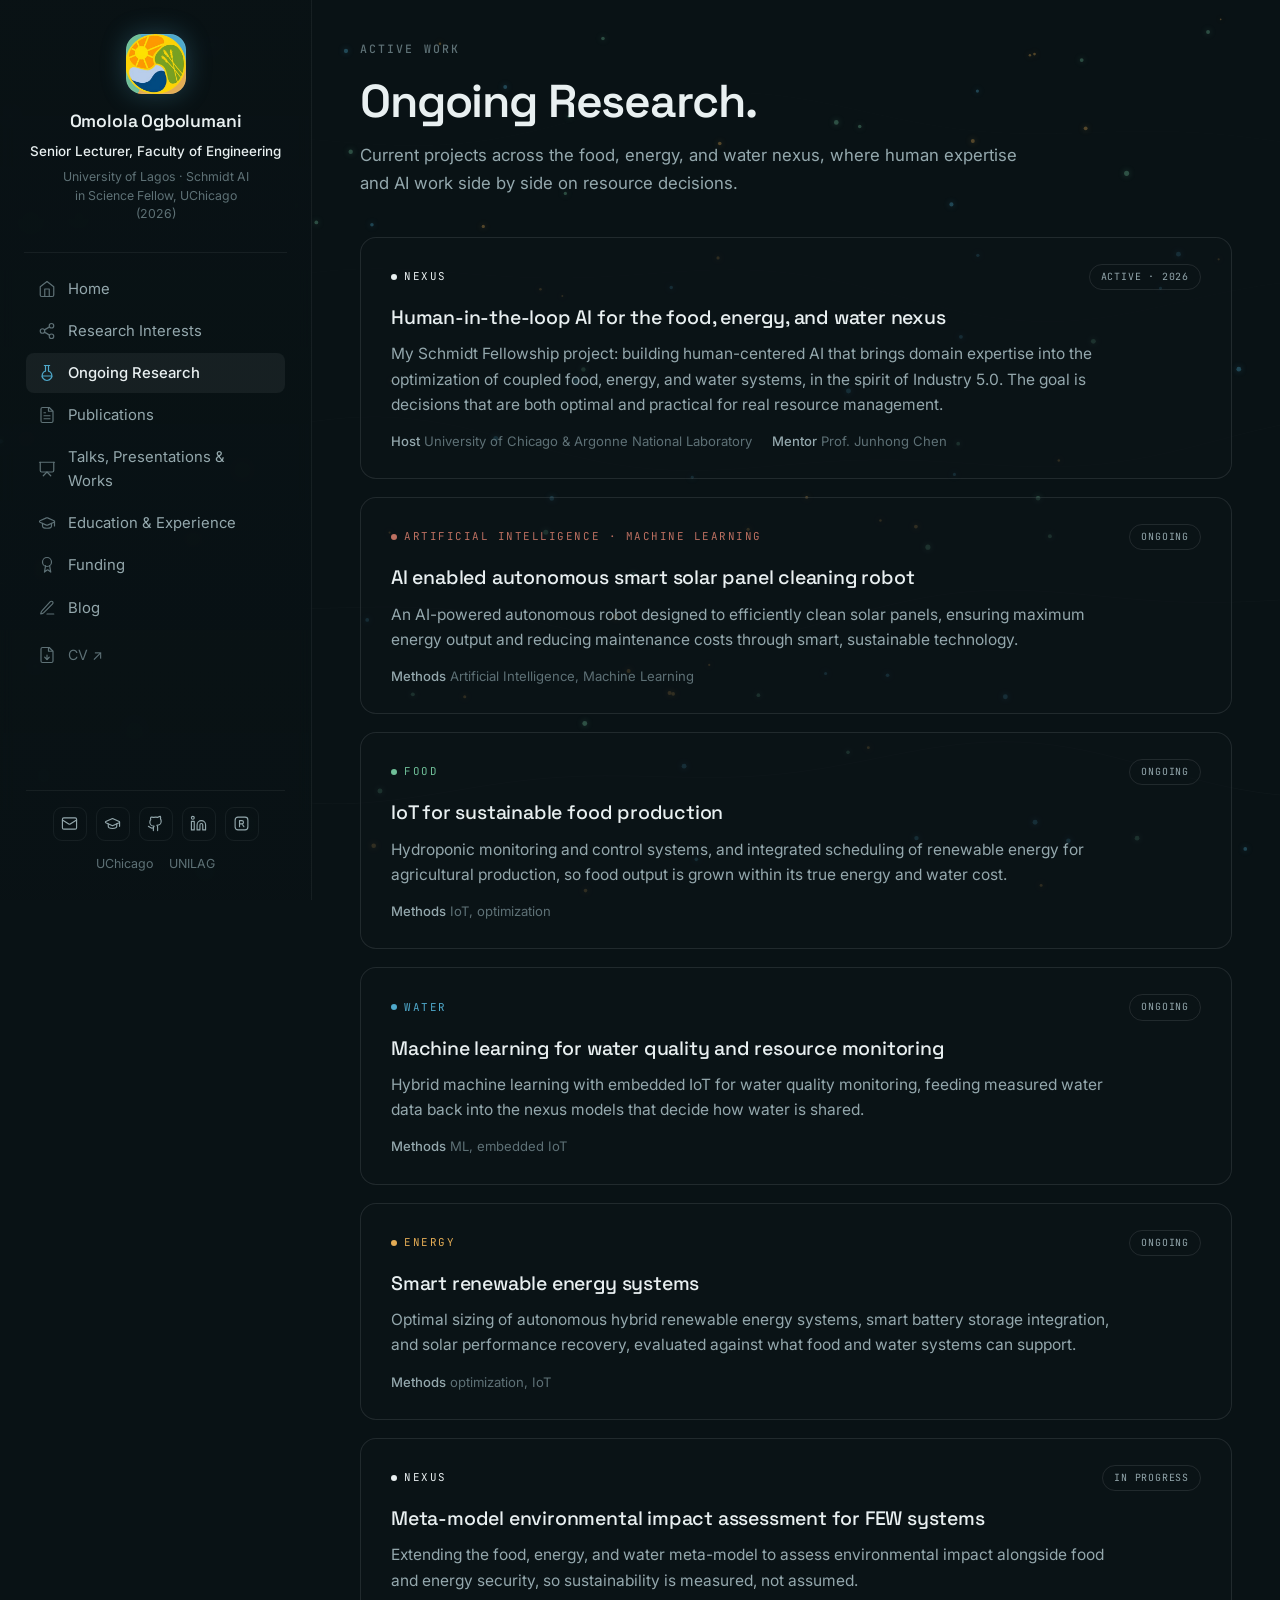
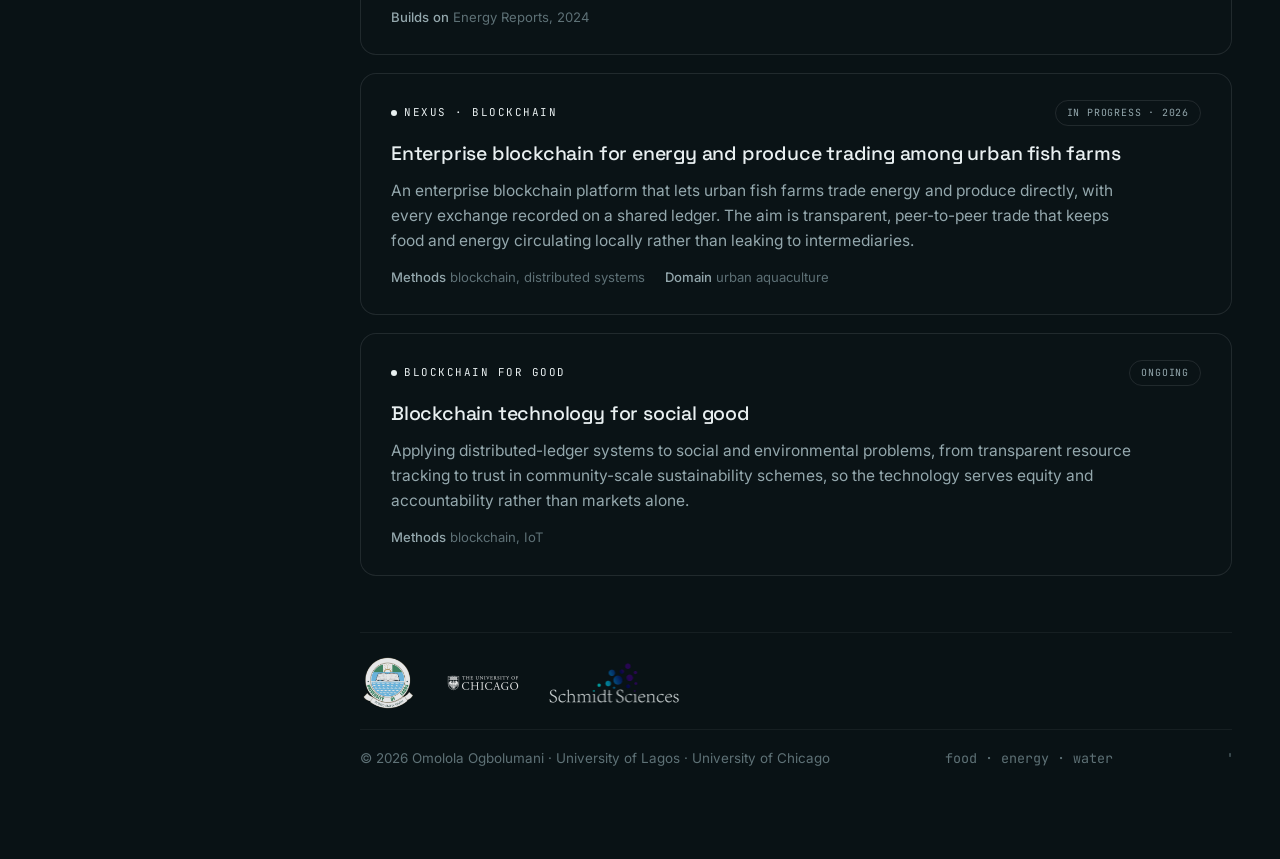
<file: ongoing-research.html>
<!DOCTYPE html>
<html lang="en">
  <head>
    <meta charset="UTF-8">
    <meta name="viewport" content="width=device-width, initial-scale=1.0">
    <title>Ongoing Research | Omolola Ogbolumani</title>
    <link rel="preconnect" href="https://fonts.googleapis.com">
    <link rel="preconnect" href="https://fonts.gstatic.com" crossorigin>
    <link href="https://fonts.googleapis.com/css2?family=Space+Grotesk:wght@400;500;600;700&family=Inter:wght@400;450;500;600&family=JetBrains+Mono:wght@400;500&display=swap" rel="stylesheet">
    <link rel="stylesheet" href="site.css">
  </head>
  <body data-page="ongoing">
    <canvas id="field" role="img" aria-label="Ambient field of food, energy, and water particles that link into one network under the cursor."></canvas>
    <main>
      <div class="col">
        <div class="page-head">
          <p class="eyebrow">Active work</p>
          <h1>Ongoing Research.</h1>
          <p class="pl">Current projects across the food, energy, and water nexus, where human expertise and AI work side by side on resource decisions.</p>
        </div>
        <section class="block">
          <div class="project n reveal">
            <div class="proj-top"><span class="proj-tag">Nexus</span><span class="status">Active &middot; 2026</span></div>
            <h3>Human-in-the-loop AI for the food, energy, and water nexus</h3>
            <p>My Schmidt Fellowship project: building human-centered AI that brings domain expertise into the optimization of coupled food, energy, and water systems, in the spirit of Industry 5.0. The goal is decisions that are both optimal and practical for real resource management.</p>
            <div class="proj-meta">
              <span><b>Host</b> University of Chicago &amp; Argonne National Laboratory</span><span><b>Mentor</b> Prof. Junhong Chen</span>
            </div>
          </div>
          <div class="project o reveal">
            <div class="proj-top"><span class="proj-tag">Artificial Intelligence · Machine Learning</span><span class="status">Ongoing</span></div>
            <h3>AI enabled autonomous smart solar panel cleaning robot</h3>
            <p><p>An AI-powered autonomous robot designed to efficiently clean solar panels, ensuring maximum energy output and reducing maintenance costs through smart, sustainable technology.</p>
            <div class="proj-meta">
              <span><b>Methods</b> Artificial Intelligence, Machine Learning</span>
            </div>
          </div>
          <div class="project f reveal">
            <div class="proj-top"><span class="proj-tag">Food</span><span class="status">Ongoing</span></div>
            <h3>IoT for sustainable food production</h3>
            <p>Hydroponic monitoring and control systems, and integrated scheduling of renewable energy for agricultural production, so food output is grown within its true energy and water cost.</p>
            <div class="proj-meta">
              <span><b>Methods</b> IoT, optimization</span>
            </div>
          </div>
          <div class="project w reveal">
            <div class="proj-top"><span class="proj-tag">Water</span><span class="status">Ongoing</span></div>
            <h3>Machine learning for water quality and resource monitoring</h3>
            <p>Hybrid machine learning with embedded IoT for water quality monitoring, feeding measured water data back into the nexus models that decide how water is shared.</p>
            <div class="proj-meta">
              <span><b>Methods</b> ML, embedded IoT</span>
            </div>
          </div>
          <div class="project e reveal">
            <div class="proj-top"><span class="proj-tag">Energy</span><span class="status">Ongoing</span></div>
            <h3>Smart renewable energy systems</h3>
            <p>Optimal sizing of autonomous hybrid renewable energy systems, smart battery storage integration, and solar performance recovery, evaluated against what food and water systems can support.</p>
            <div class="proj-meta">
              <span><b>Methods</b> optimization, IoT</span>
            </div>
          </div>
          <div class="project n reveal">
            <div class="proj-top"><span class="proj-tag">Nexus</span><span class="status">In progress</span></div>
            <h3>Meta-model environmental impact assessment for FEW systems</h3>
            <p>Extending the food, energy, and water meta-model to assess environmental impact alongside food and energy security, so sustainability is measured, not assumed.</p>
            <div class="proj-meta">
              <span><b>Builds on</b> Energy Reports, 2024</span>
            </div>
          </div>
          <div class="project n reveal">
            <div class="proj-top"><span class="proj-tag">Nexus · Blockchain</span><span class="status">In progress · 2026</span></div>
            <h3>Enterprise blockchain for energy and produce trading among urban fish farms</h3>
            <p>An enterprise blockchain platform that lets urban fish farms trade energy and produce directly, with every exchange recorded on a shared ledger. The aim is transparent, peer-to-peer trade that keeps food and energy circulating locally rather than leaking to intermediaries.</p>
            <div class="proj-meta">
              <span><b>Methods</b> blockchain, distributed systems</span>
              <span><b>Domain</b> urban aquaculture</span>
            </div>
          </div>
          <div class="project n reveal">
            <div class="proj-top"><span class="proj-tag">Blockchain for good</span><span class="status">Ongoing</span></div>
            <h3>Blockchain technology for social good</h3>
            <p>Applying distributed-ledger systems to social and environmental problems, from transparent resource tracking to trust in community-scale sustainability schemes, so the technology serves equity and accountability rather than markets alone.</p>
            <div class="proj-meta">
              <span><b>Methods</b> blockchain, IoT</span>
            </div>
          </div>
        </section>
        <div class="pagefoot">
          <div class="foot-logos">
            <a href="https://engineering.unilag.edu.ng/?page_id=2508" target="_blank" rel="noopener">
              <img class="unilag" src="unilag-logo.png" alt="University of Lagos">
            </a>
            <a href="https://aiscience.uchicago.edu/faculty-fellows/omolola-ogbolumani/" target="_blank" rel="noopener">
              <img class="uchicago" src="uchicago-logo.png" alt="University of Chicago">
            </a>
            <a href="https://www.linkedin.com/posts/introducing-the-new-schmidt-sciences-logo-ugcPost-7232158246566797312-L3lD/" target="_blank" rel="noopener">
							<img class="schmidt" src="schmidt.png" alt="Schmidt Sciences"/>
						</a>
          </div>
          <span>&copy; 2026 Omolola Ogbolumani &middot; University of Lagos &middot; University of Chicago</span><span class="mono">food &middot; energy &middot; water</span>'
        </div>
      </div>
    </main>
    <script src="site.js"></script>
  </body>
</html>
</file>
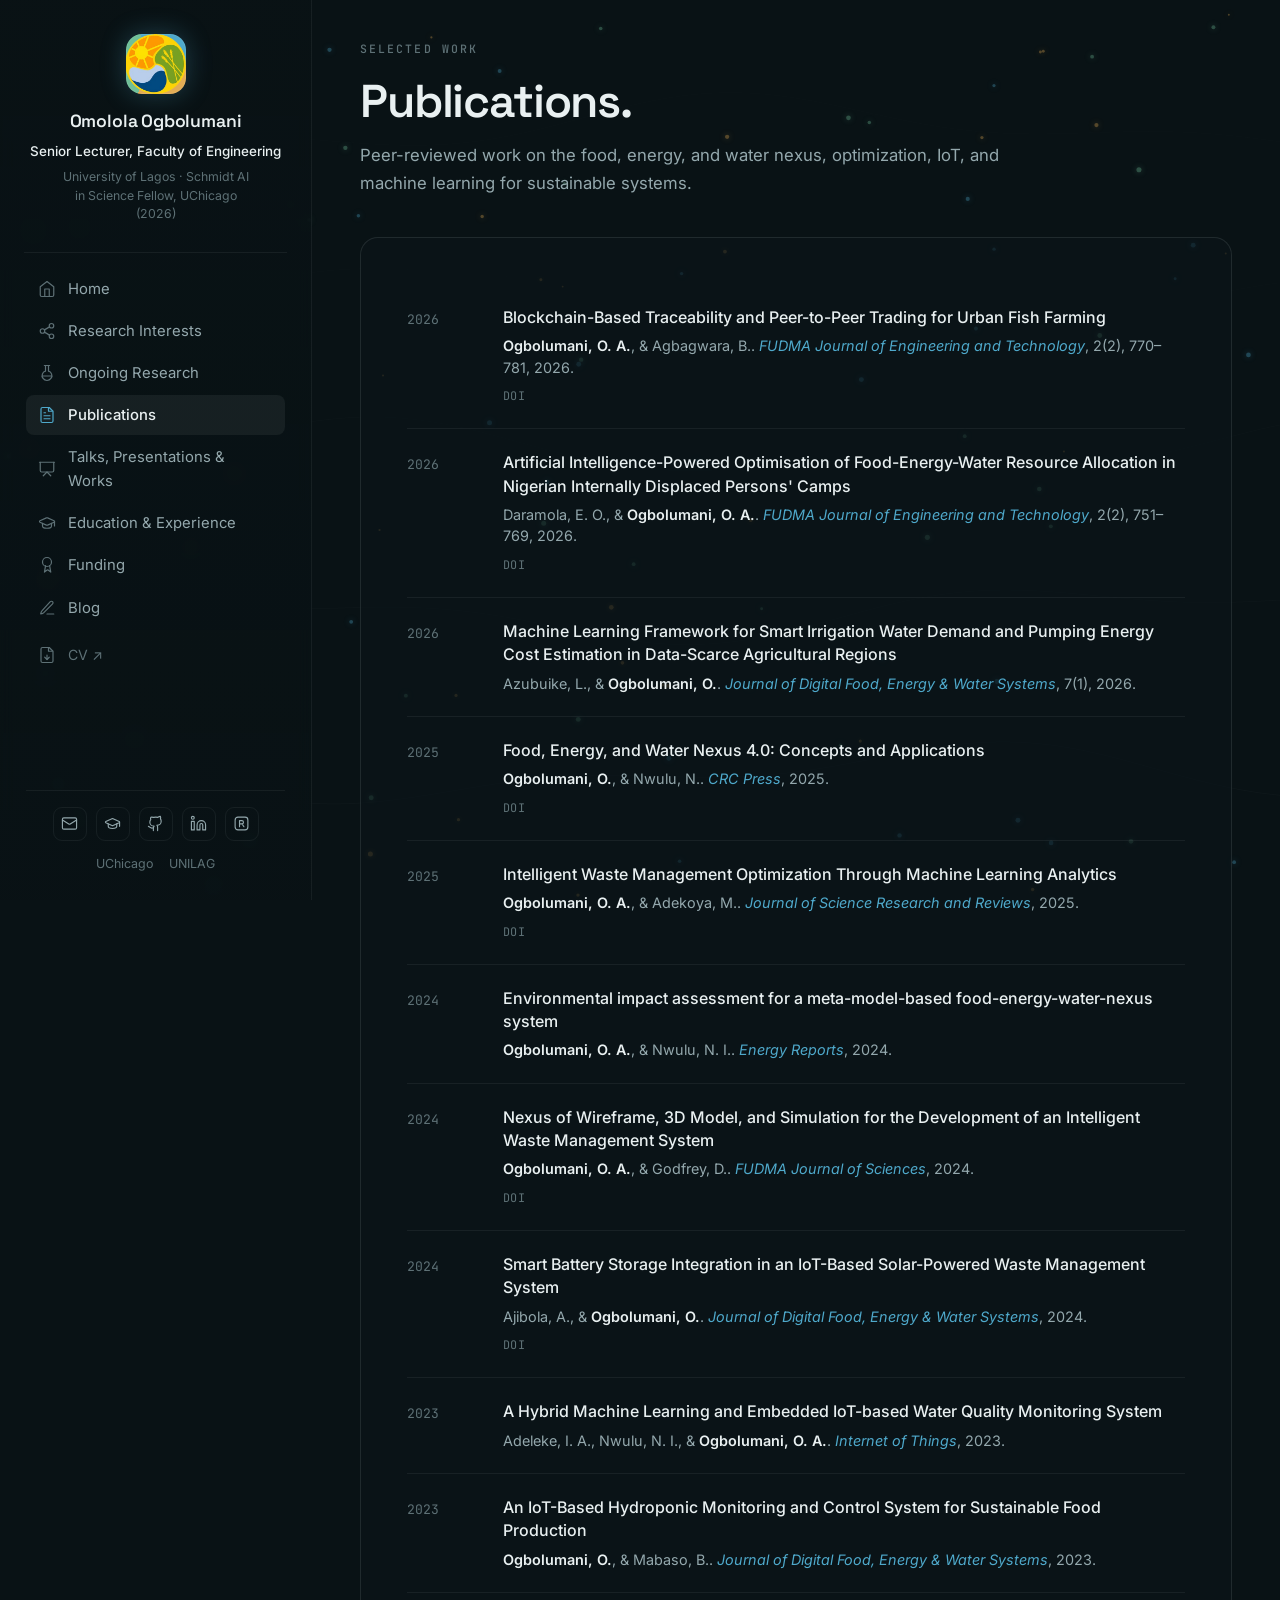
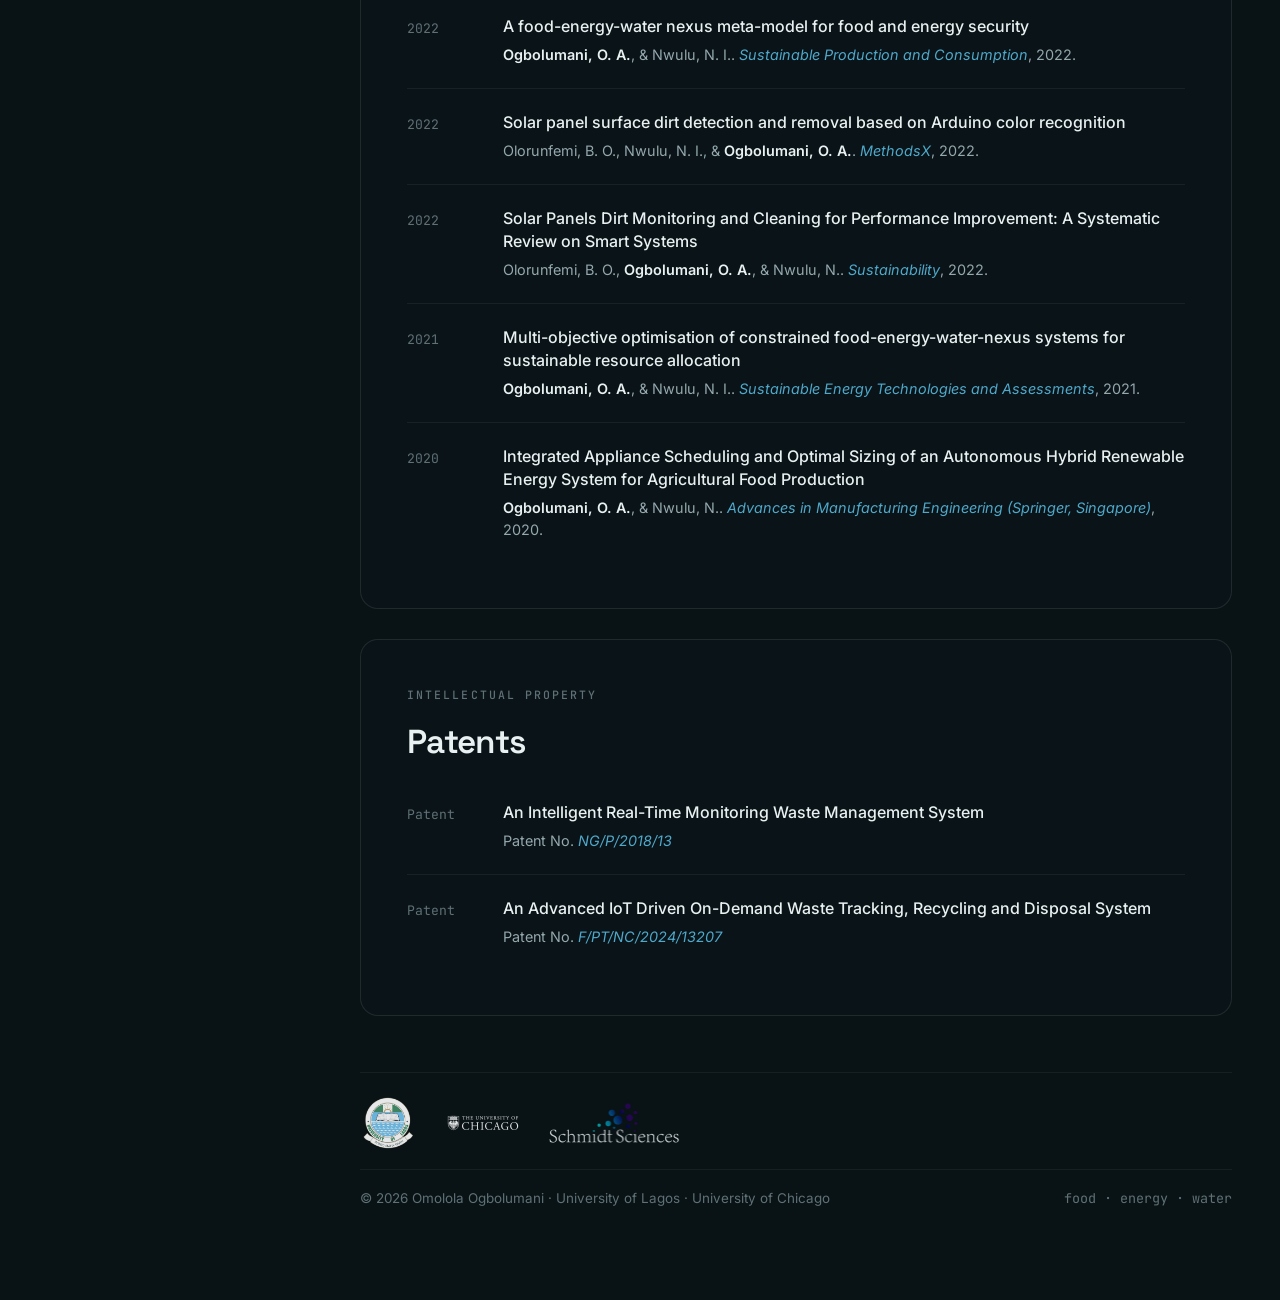
<file: publications.html>
<!DOCTYPE html>
<html lang="en">
  <head>
    <meta charset="UTF-8">
    <meta name="viewport" content="width=device-width, initial-scale=1.0">
    <title>Publications | Omolola Ogbolumani</title>
    <link rel="preconnect" href="https://fonts.googleapis.com">
    <link rel="preconnect" href="https://fonts.gstatic.com" crossorigin>
    <link href="https://fonts.googleapis.com/css2?family=Space+Grotesk:wght@400;500;600;700&family=Inter:wght@400;450;500;600&family=JetBrains+Mono:wght@400;500&display=swap" rel="stylesheet">
    <link rel="stylesheet" href="site.css">
  </head>
  <body data-page="publications">
    <canvas id="field" role="img" aria-label="Ambient field of food, energy, and water particles that link into one network under the cursor."></canvas>

    <main>
      <div class="col">
        <div class="page-head">
          <p class="eyebrow">Selected work</p>
          <h1>Publications.</h1>
          <p class="pl">Peer-reviewed work on the food, energy, and water nexus, optimization, IoT, and machine learning for sustainable systems.</p>
        </div>
        <section class="block">
          <div class="panel">
            <div class="pub reveal">
              <div class="yr mono">2026</div>
              <div>
                <div class="pt">Blockchain-Based Traceability and Peer-to-Peer Trading for Urban Fish Farming</div>
                <div class="pmeta"><span class="me">Ogbolumani, O. A.</span>, &amp; Agbagwara, B.. <span class="venue">FUDMA Journal of Engineering and Technology</span>, 2(2), 770&ndash;781, 2026.</div>
                <div class="plinks"><a href="https://doi.org/10.33003/t8mkx954" target="_blank">DOI</a></div>
              </div>
            </div>
            <div class="pub reveal">
              <div class="yr mono">2026</div>
              <div>
                <div class="pt">Artificial Intelligence-Powered Optimisation of Food-Energy-Water Resource Allocation in Nigerian Internally Displaced Persons' Camps</div>
                <div class="pmeta">Daramola, E. O., &amp; <span class="me">Ogbolumani, O. A.</span>. <span class="venue">FUDMA Journal of Engineering and Technology</span>, 2(2), 751&ndash;769, 2026.</div>
                <div class="plinks"><a href="https://doi.org/10.33003/7y0ft882" target="_blank">DOI</a></div>
              </div>
            </div>
            <div class="pub reveal">
              <div class="yr mono">2026</div>
              <div>
                <div class="pt">Machine Learning Framework for Smart Irrigation Water Demand and Pumping Energy Cost Estimation in Data-Scarce Agricultural Regions</div>
                <div class="pmeta">Azubuike, L., &amp; <span class="me">Ogbolumani, O.</span>. <span class="venue">Journal of Digital Food, Energy &amp; Water Systems</span>, 7(1), 2026.</div>
              </div>
            </div>
            <div class="pub reveal">
              <div class="yr mono">2025</div>
              <div>
                <div class="pt">Food, Energy, and Water Nexus 4.0: Concepts and Applications</div>
                <div class="pmeta"><span class="me">Ogbolumani, O.</span>, &amp; Nwulu, N.. <span class="venue">CRC Press</span>, 2025.</div>
                <div class="plinks"><a href="https://doi.org/10.1201/9781003633853" target="_blank">DOI</a></div>
              </div>
            </div>
            <div class="pub reveal">
              <div class="yr mono">2025</div>
              <div>
                <div class="pt">Intelligent Waste Management Optimization Through Machine Learning Analytics</div>
                <div class="pmeta"><span class="me">Ogbolumani, O. A.</span>, &amp; Adekoya, M.. <span class="venue">Journal of Science Research and Reviews</span>, 2025.</div>
                <div class="plinks"><a href="https://doi.org/10.70882/josrar.2025.v2i1.25" target="_blank">DOI</a></div>
              </div>
            </div>
            <div class="pub reveal">
              <div class="yr mono">2024</div>
              <div>
                <div class="pt">Environmental impact assessment for a meta-model-based food-energy-water-nexus system</div>
                <div class="pmeta"><span class="me">Ogbolumani, O. A.</span>, &amp; Nwulu, N. I.. <span class="venue">Energy Reports</span>, 2024.</div>
              </div>
            </div>
            <div class="pub reveal">
              <div class="yr mono">2024</div>
              <div>
                <div class="pt">Nexus of Wireframe, 3D Model, and Simulation for the Development of an Intelligent Waste Management System</div>
                <div class="pmeta"><span class="me">Ogbolumani, O. A.</span>, &amp; Godfrey, D.. <span class="venue">FUDMA Journal of Sciences</span>, 2024.</div>
                <div class="plinks"><a href="https://doi.org/10.33003/fjs-2024-0806-3020" target="_blank">DOI</a></div>
              </div>
            </div>
            <div class="pub reveal">
              <div class="yr mono">2024</div>
              <div>
                <div class="pt">Smart Battery Storage Integration in an IoT-Based Solar-Powered Waste Management System</div>
                <div class="pmeta">Ajibola, A., &amp; <span class="me">Ogbolumani, O.</span>. <span class="venue">Journal of Digital Food, Energy &amp; Water Systems</span>, 2024.</div>
                <div class="plinks"><a href="https://doi.org/10.36615/hrewq861" target="_blank">DOI</a></div>
              </div>
            </div>
            <div class="pub reveal">
              <div class="yr mono">2023</div>
              <div>
                <div class="pt">A Hybrid Machine Learning and Embedded IoT-based Water Quality Monitoring System</div>
                <div class="pmeta">Adeleke, I. A., Nwulu, N. I., &amp; <span class="me">Ogbolumani, O. A.</span>. <span class="venue">Internet of Things</span>, 2023.</div>
              </div>
            </div>
            <div class="pub reveal">
              <div class="yr mono">2023</div>
              <div>
                <div class="pt">An IoT-Based Hydroponic Monitoring and Control System for Sustainable Food Production</div>
                <div class="pmeta"><span class="me">Ogbolumani, O.</span>, &amp; Mabaso, B.. <span class="venue">Journal of Digital Food, Energy &amp; Water Systems</span>, 2023.</div>
              </div>
            </div>
            <div class="pub reveal">
              <div class="yr mono">2022</div>
              <div>
                <div class="pt">A food-energy-water nexus meta-model for food and energy security</div>
                <div class="pmeta"><span class="me">Ogbolumani, O. A.</span>, &amp; Nwulu, N. I.. <span class="venue">Sustainable Production and Consumption</span>, 2022.</div>
              </div>
            </div>
            <div class="pub reveal">
              <div class="yr mono">2022</div>
              <div>
                <div class="pt">Solar panel surface dirt detection and removal based on Arduino color recognition</div>
                <div class="pmeta">Olorunfemi, B. O., Nwulu, N. I., &amp; <span class="me">Ogbolumani, O. A.</span>. <span class="venue">MethodsX</span>, 2022.</div>
              </div>
            </div>
            <div class="pub reveal">
              <div class="yr mono">2022</div>
              <div>
                <div class="pt">Solar Panels Dirt Monitoring and Cleaning for Performance Improvement: A Systematic Review on Smart Systems</div>
                <div class="pmeta">Olorunfemi, B. O., <span class="me">Ogbolumani, O. A.</span>, &amp; Nwulu, N.. <span class="venue">Sustainability</span>, 2022.</div>
              </div>
            </div>
            <div class="pub reveal">
              <div class="yr mono">2021</div>
              <div>
                <div class="pt">Multi-objective optimisation of constrained food-energy-water-nexus systems for sustainable resource allocation</div>
                <div class="pmeta"><span class="me">Ogbolumani, O. A.</span>, &amp; Nwulu, N. I.. <span class="venue">Sustainable Energy Technologies and Assessments</span>, 2021.</div>
              </div>
            </div>
            <div class="pub reveal">
              <div class="yr mono">2020</div>
              <div>
                <div class="pt">Integrated Appliance Scheduling and Optimal Sizing of an Autonomous Hybrid Renewable Energy System for Agricultural Food Production</div>
                <div class="pmeta"><span class="me">Ogbolumani, O. A.</span>, &amp; Nwulu, N.. <span class="venue">Advances in Manufacturing Engineering (Springer, Singapore)</span>, 2020.</div>
              </div>
            </div>
          </div>
        </section>
        <section class="block">
          <div class="panel">
            <p class="eyebrow">Intellectual property</p>
            <h2 class="sub-h">Patents</h2>
            <div style="margin-top:18px">
              <div class="pub reveal">
                <div class="yr mono">Patent</div>
                <div>
                  <div class="pt">An Intelligent Real-Time Monitoring Waste Management System</div>
                  <div class="pmeta">Patent No. <span class="venue">NG/P/2018/13</span></div>
                </div>
              </div>
              <div class="pub reveal">
                <div class="yr mono">Patent</div>
                <div>
                  <div class="pt">An Advanced IoT Driven On-Demand Waste Tracking, Recycling and Disposal System</div>
                  <div class="pmeta">Patent No. <span class="venue">F/PT/NC/2024/13207</span></div>
                </div>
              </div>
            </div>
          </div>
        </section>
        <div class="pagefoot">
          <div class="foot-logos">
            <a href="https://engineering.unilag.edu.ng/?page_id=2508" target="_blank" rel="noopener">
              <img class="unilag" src="unilag-logo.png" alt="University of Lagos">
            </a>
            <a href="https://aiscience.uchicago.edu/faculty-fellows/omolola-ogbolumani/" target="_blank" rel="noopener">
              <img class="uchicago" src="uchicago-logo.png" alt="University of Chicago">
            </a>
            <a href="https://www.linkedin.com/posts/introducing-the-new-schmidt-sciences-logo-ugcPost-7232158246566797312-L3lD/" target="_blank" rel="noopener">
							<img class="schmidt" src="schmidt.png" alt="Schmidt Sciences"/>
						</a>
          </div>
          <span>&copy; 2026 Omolola Ogbolumani &middot; University of Lagos &middot; University of Chicago</span><span class="mono">food &middot; energy &middot; water</span>
        </div>
      </div>
    </main>
    <script src="site.js"></script>
  </body>
</html>
</file>
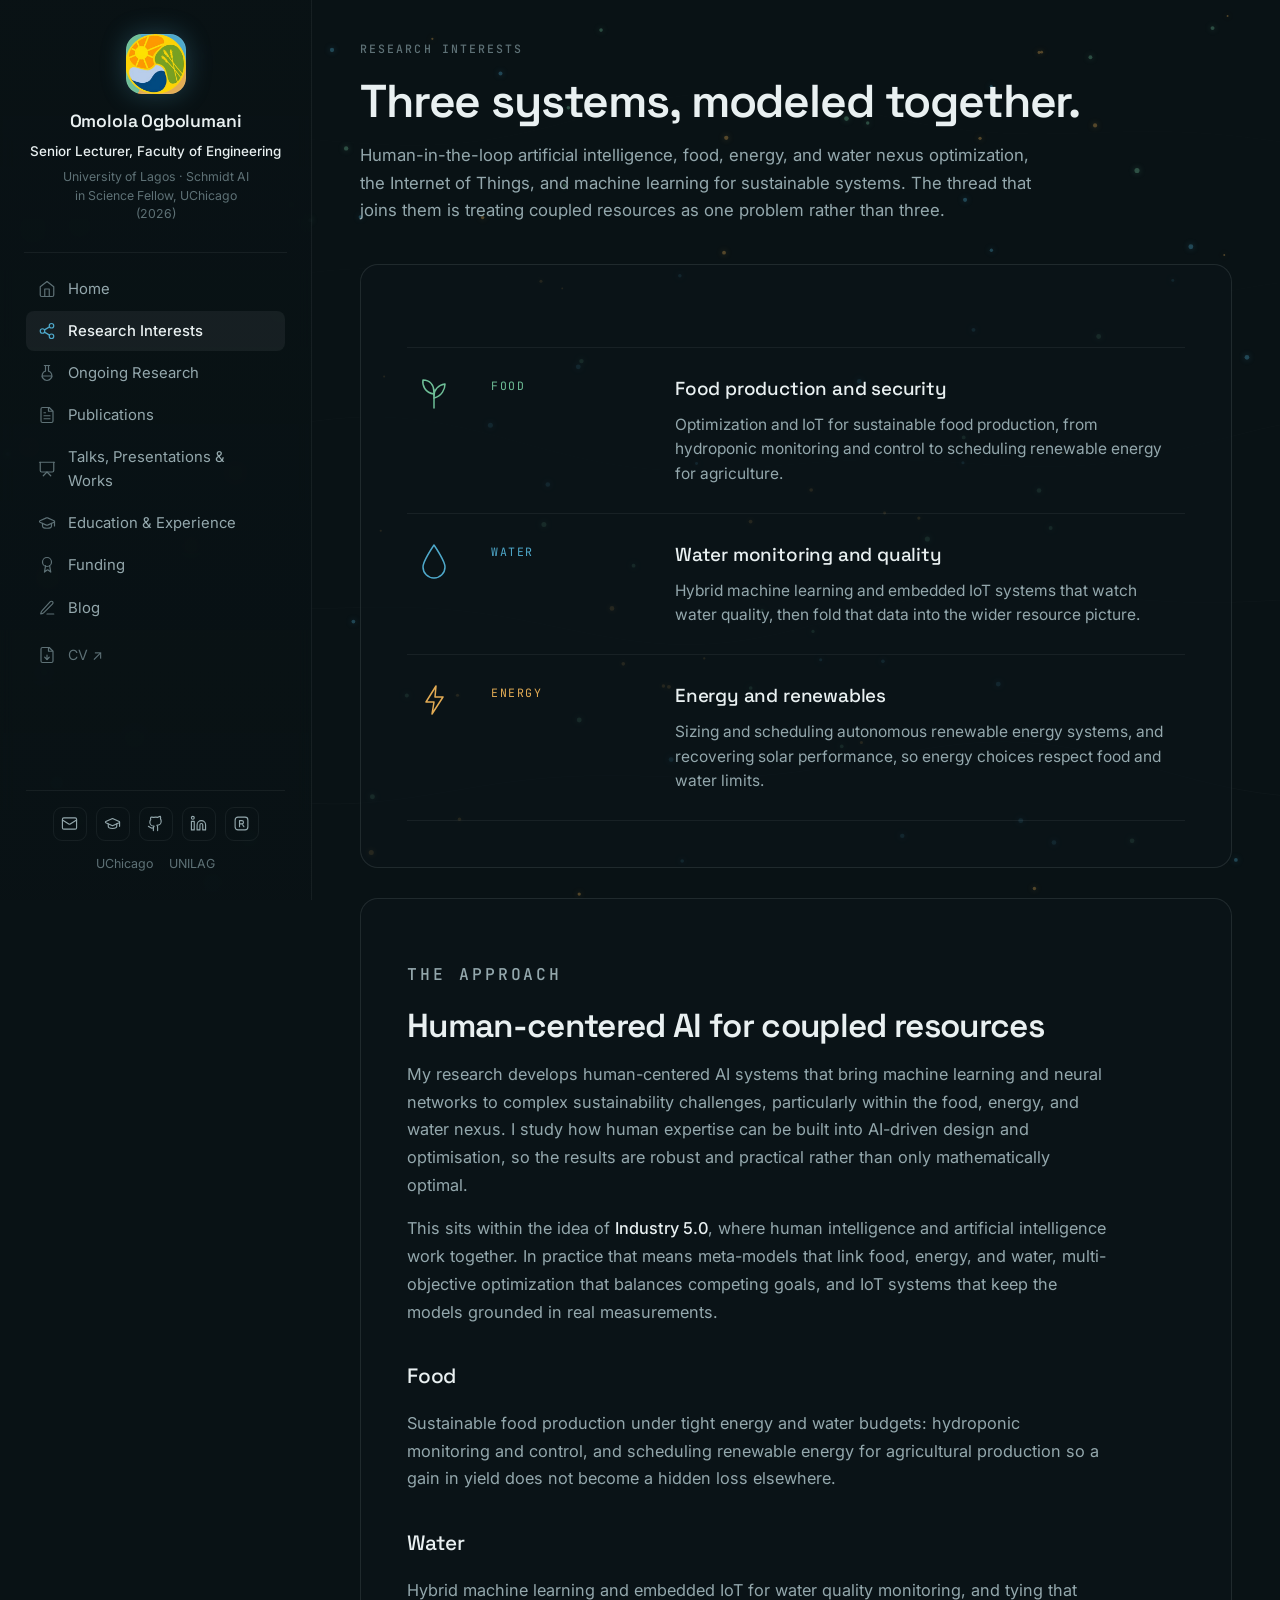
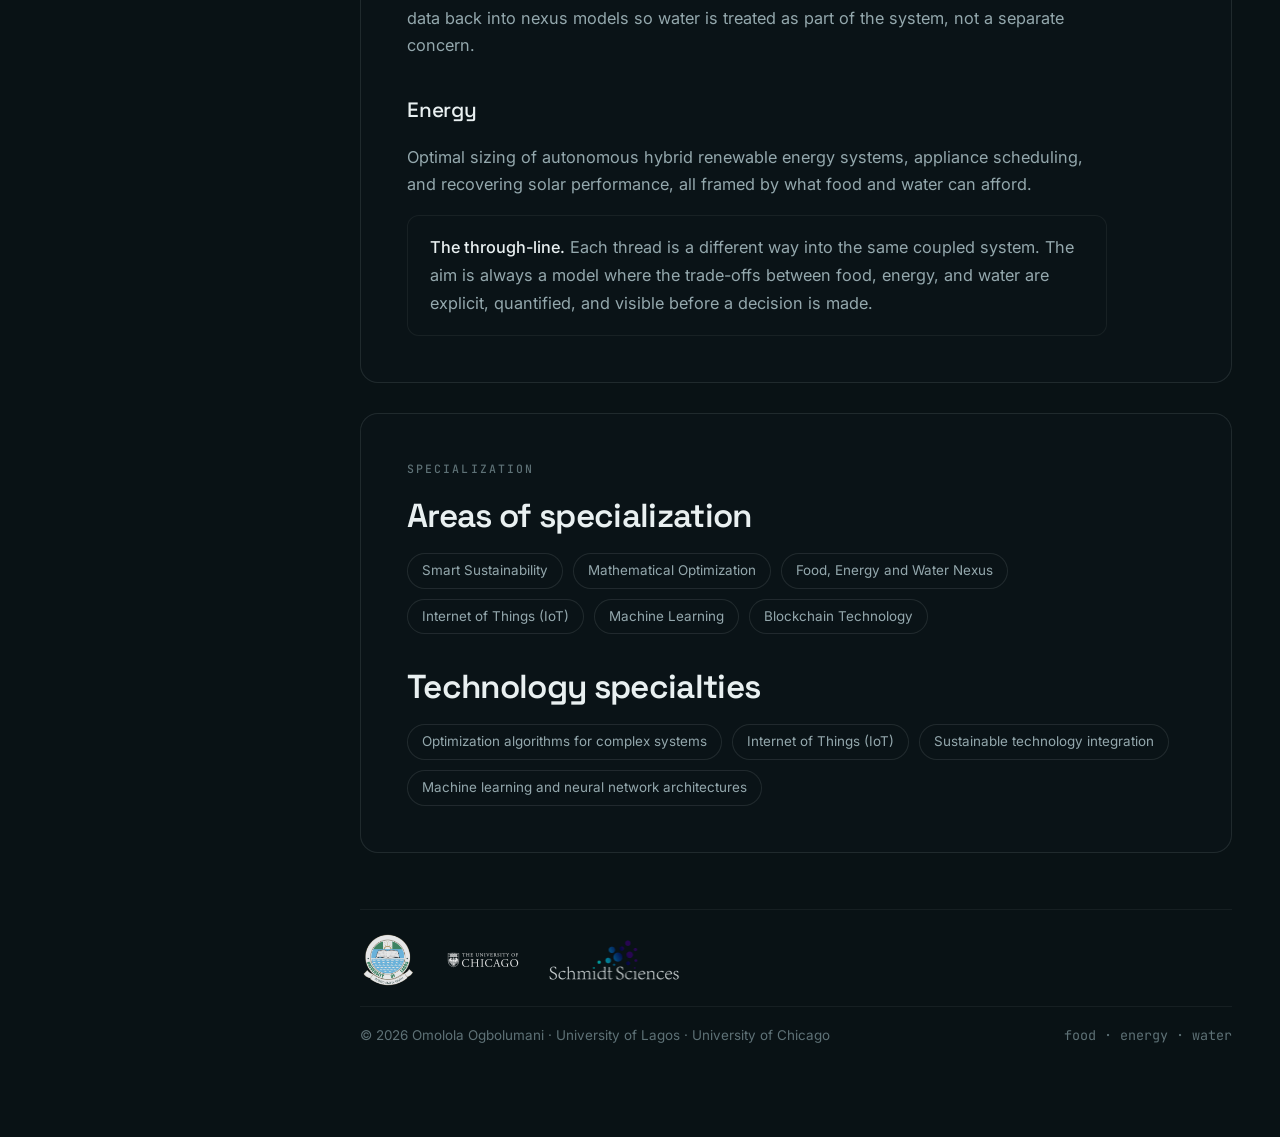
<file: research-interests.html>
<!DOCTYPE html>
<html lang="en">
  <head>
    <meta charset="UTF-8">
    <meta name="viewport" content="width=device-width, initial-scale=1.0">
    <title>Research Interests | Omolola Ogbolumani</title>
    <link rel="preconnect" href="https://fonts.googleapis.com">
    <link rel="preconnect" href="https://fonts.gstatic.com" crossorigin>
    <link href="https://fonts.googleapis.com/css2?family=Space+Grotesk:wght@400;500;600;700&family=Inter:wght@400;450;500;600&family=JetBrains+Mono:wght@400;500&display=swap" rel="stylesheet">
    <link rel="stylesheet" href="site.css">
  </head>
  <body data-page="research">
    <canvas id="field" role="img" aria-label="Ambient field of food, energy, and water particles that link into one network under the cursor."></canvas>

    <main>
      <div class="col">
        <div class="page-head">
          <p class="eyebrow">Research Interests</p>
          <h1>Three systems, modeled together.</h1>
          <p class="pl">Human-in-the-loop artificial intelligence, food, energy, and water nexus optimization, the Internet of Things, and machine learning for sustainable systems. The thread that joins them is treating coupled resources as one problem rather than three.</p>
        </div>

        <section class="block reveal">
          <div class="panel">
            <div class="thrusts">
              <div class="thrust f reveal"><div class="sigil" aria-hidden="true"><svg viewBox="0 0 38 38"><path d="M19 34 V16"/><path d="M19 20 C 10 19, 7 11, 8 6 C 15 6, 19 11, 19 18"/><path d="M19 24 C 27 22, 30 15, 30 10 C 23 11, 19 16, 19 22"/></svg></div><div class="tag">Food</div><div class="body"><h3>Food production and security</h3><p>Optimization and IoT for sustainable food production, from hydroponic monitoring and control to scheduling renewable energy for agriculture.</p></div></div>
              <div class="thrust w reveal"><div class="sigil" aria-hidden="true"><svg viewBox="0 0 38 38"><path d="M19 5 C 27 17, 30 23, 30 27 a 11 11 0 1 1 -22 0 C 8 23, 11 17, 19 5 Z"/></svg></div><div class="tag">Water</div><div class="body"><h3>Water monitoring and quality</h3><p>Hybrid machine learning and embedded IoT systems that watch water quality, then fold that data into the wider resource picture.</p></div></div>
              <div class="thrust e reveal"><div class="sigil" aria-hidden="true"><svg viewBox="0 0 38 38"><path d="M21 5 L 11 21 H 19 L 17 33 L 28 16 H 20 Z"/></svg></div><div class="tag">Energy</div><div class="body"><h3>Energy and renewables</h3><p>Sizing and scheduling autonomous renewable energy systems, and recovering solar performance, so energy choices respect food and water limits.</p></div></div>
            </div>
          </div>
        </section>

        <section class="block reveal">
          <div class="panel prose">
            <p class="eyebrow">The approach</p>
            <h2 class="sub-h">Human-centered AI for coupled resources</h2>
            <p>My research develops human-centered AI systems that bring machine learning and neural networks to complex sustainability challenges, particularly within the food, energy, and water nexus. I study how human expertise can be built into AI-driven design and optimisation, so the results are robust and practical rather than only mathematically optimal.</p>
            <p>This sits within the idea of <strong>Industry 5.0</strong>, where human intelligence and artificial intelligence work together. In practice that means meta-models that link food, energy, and water, multi-objective optimization that balances competing goals, and IoT systems that keep the models grounded in real measurements.</p>
            <h3>Food</h3>
            <p>Sustainable food production under tight energy and water budgets: hydroponic monitoring and control, and scheduling renewable energy for agricultural production so a gain in yield does not become a hidden loss elsewhere.</p>
            <h3>Water</h3>
            <p>Hybrid machine learning and embedded IoT for water quality monitoring, and tying that data back into nexus models so water is treated as part of the system, not a separate concern.</p>
            <h3>Energy</h3>
            <p>Optimal sizing of autonomous hybrid renewable energy systems, appliance scheduling, and recovering solar performance, all framed by what food and water can afford.</p>
            <p class="note"><b>The through-line.</b> Each thread is a different way into the same coupled system. The aim is always a model where the trade-offs between food, energy, and water are explicit, quantified, and visible before a decision is made.</p>
          </div>
        </section>

        <section class="block reveal">
          <div class="panel">
            <p class="eyebrow">Specialization</p>
            <h2 class="sub-h">Areas of specialization</h2>
            <div class="tags">
              <span class="tag-chip">Smart Sustainability</span>
              <span class="tag-chip">Mathematical Optimization</span>
              <span class="tag-chip">Food, Energy and Water Nexus</span>
              <span class="tag-chip">Internet of Things (IoT)</span>
              <span class="tag-chip">Machine Learning</span>
              <span class="tag-chip">Blockchain Technology</span>
            </div>
            <h2 class="sub-h" style="margin-top:34px">Technology specialties</h2>
            <div class="tags">
              <span class="tag-chip">Optimization algorithms for complex systems</span>
              <span class="tag-chip">Internet of Things (IoT)</span>
              <span class="tag-chip">Sustainable technology integration</span>
              <span class="tag-chip">Machine learning and neural network architectures</span>
            </div>
          </div>
        </section>

        <div class="pagefoot">
          <div class="foot-logos">
            <a href="https://engineering.unilag.edu.ng/?page_id=2508" target="_blank" rel="noopener">
              <img class="unilag" src="unilag-logo.png" alt="University of Lagos">
            </a>
            <a href="https://aiscience.uchicago.edu/faculty-fellows/omolola-ogbolumani/" target="_blank" rel="noopener">
              <img class="uchicago" src="uchicago-logo.png" alt="University of Chicago">
            </a>
            <a href="https://www.linkedin.com/posts/introducing-the-new-schmidt-sciences-logo-ugcPost-7232158246566797312-L3lD/" target="_blank" rel="noopener">
							<img class="schmidt" src="schmidt.png" alt="Schmidt Sciences"/>
						</a>
          </div>
          <span>&copy; 2026 Omolola Ogbolumani &middot; University of Lagos &middot; University of Chicago</span><span class="mono">food &middot; energy &middot; water</span>
        </div>
      </div>
    </main>
    <script src="site.js"></script>
  </body>
</html>
</file>
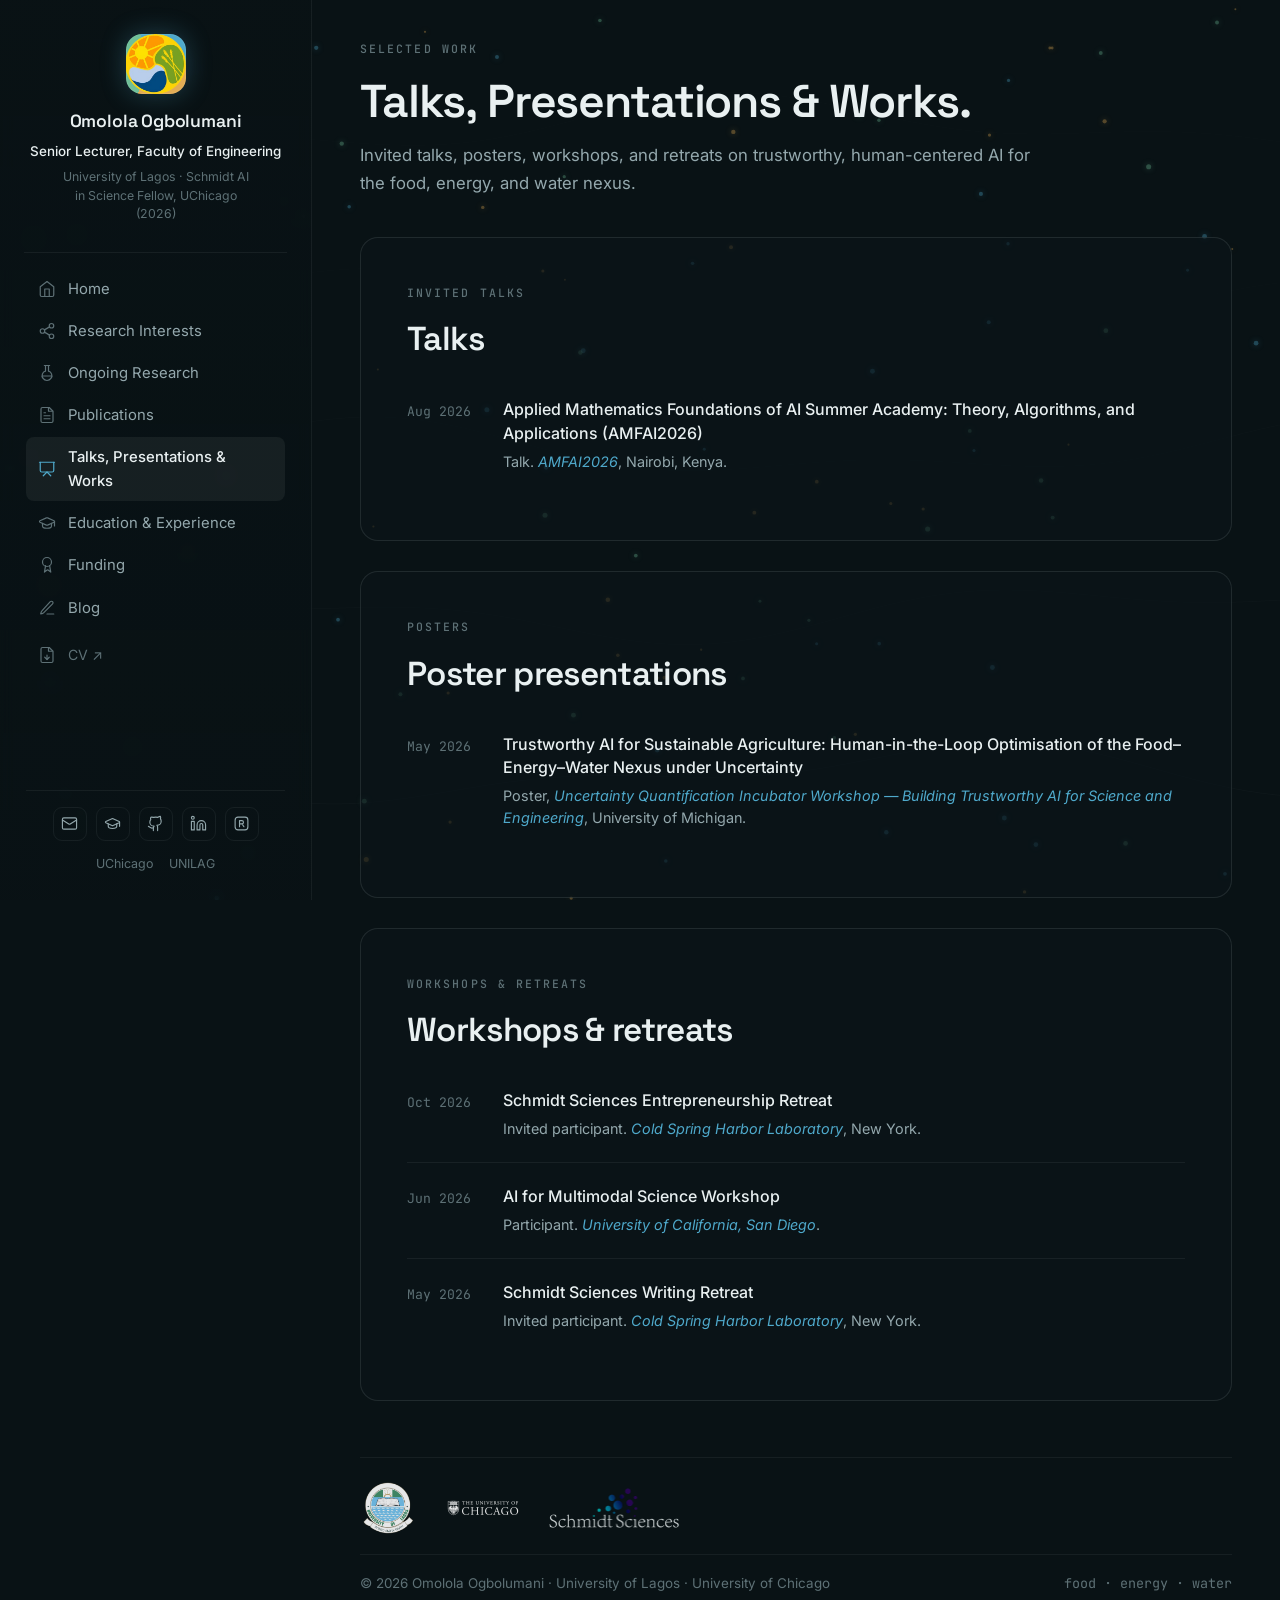
<file: talks.html>
<!DOCTYPE html>
<html lang="en">
  <head>
    <meta charset="UTF-8">
    <meta name="viewport" content="width=device-width, initial-scale=1.0">
    <title>Talks, Presentations &amp; Works | Omolola Ogbolumani</title>
    <link rel="preconnect" href="https://fonts.googleapis.com">
    <link rel="preconnect" href="https://fonts.gstatic.com" crossorigin>
    <link href="https://fonts.googleapis.com/css2?family=Space+Grotesk:wght@400;500;600;700&family=Inter:wght@400;450;500;600&family=JetBrains+Mono:wght@400;500&display=swap" rel="stylesheet">
    <link rel="stylesheet" href="site.css">
  </head>
  <body data-page="talks">
    <canvas id="field" role="img" aria-label="Ambient field of food, energy, and water particles that link into one network under the cursor."></canvas>

    <main>
      <div class="col">
        <div class="page-head">
          <p class="eyebrow">Selected work</p>
          <h1>Talks, Presentations &amp; Works.</h1>
          <p class="pl">Invited talks, posters, workshops, and retreats on trustworthy, human-centered AI for the food, energy, and water nexus.</p>
        </div>
        <section class="block">
          <div class="panel">
            <p class="eyebrow">Invited talks</p>
            <h2 class="sub-h">Talks</h2>
            <div style="margin-top:18px">
              <div class="pub reveal">
                <div class="yr mono">Aug 2026</div>
                <div>
                  <div class="pt">Applied Mathematics Foundations of AI Summer Academy: Theory, Algorithms, and Applications (AMFAI2026)</div>
                  <div class="pmeta">Talk. <span class="venue">AMFAI2026</span>, Nairobi, Kenya.</div>
                </div>
              </div>
            </div>
          </div>
        </section>
        <section class="block">
          <div class="panel">
            <p class="eyebrow">Posters</p>
            <h2 class="sub-h">Poster presentations</h2>
            <div style="margin-top:18px">
              <div class="pub reveal">
                <div class="yr mono">May 2026</div>
                <div>
                  <div class="pt">Trustworthy AI for Sustainable Agriculture: Human-in-the-Loop Optimisation of the Food–Energy–Water Nexus under Uncertainty</div>
                  <div class="pmeta">Poster, <span class="venue">Uncertainty Quantification Incubator Workshop — Building Trustworthy AI for Science and Engineering</span>, University of Michigan.</div>
                </div>
              </div>
            </div>
          </div>
        </section>
        <section class="block">
          <div class="panel">
            <p class="eyebrow">Workshops &amp; retreats</p>
            <h2 class="sub-h">Workshops &amp; retreats</h2>
            <div style="margin-top:18px">
              <div class="pub reveal">
                <div class="yr mono">Oct 2026</div>
                <div>
                  <div class="pt">Schmidt Sciences Entrepreneurship Retreat</div>
                  <div class="pmeta">Invited participant. <span class="venue">Cold Spring Harbor Laboratory</span>, New York.</div>
                </div>
              </div>
              <div class="pub reveal">
                <div class="yr mono">Jun 2026</div>
                <div>
                  <div class="pt">AI for Multimodal Science Workshop</div>
                  <div class="pmeta">Participant. <span class="venue">University of California, San Diego</span>.</div>
                </div>
              </div>
              <div class="pub reveal">
                <div class="yr mono">May 2026</div>
                <div>
                  <div class="pt">Schmidt Sciences Writing Retreat</div>
                  <div class="pmeta">Invited participant. <span class="venue">Cold Spring Harbor Laboratory</span>, New York.</div>
                </div>
              </div>
            </div>
          </div>
        </section>
        <div class="pagefoot">
          <div class="foot-logos">
            <a href="https://engineering.unilag.edu.ng/?page_id=2508" target="_blank" rel="noopener">
              <img class="unilag" src="unilag-logo.png" alt="University of Lagos">
            </a>
            <a href="https://aiscience.uchicago.edu/faculty-fellows/omolola-ogbolumani/" target="_blank" rel="noopener">
              <img class="uchicago" src="uchicago-logo.png" alt="University of Chicago">
            </a>
            <a href="https://www.linkedin.com/posts/introducing-the-new-schmidt-sciences-logo-ugcPost-7232158246566797312-L3lD/" target="_blank" rel="noopener">
							<img class="schmidt" src="schmidt.png" alt="Schmidt Sciences"/>
						</a>
          </div>
          <span>&copy; 2026 Omolola Ogbolumani &middot; University of Lagos &middot; University of Chicago</span><span class="mono">food &middot; energy &middot; water</span>
        </div>
      </div>
    </main>
    <script src="site.js"></script>
  </body>
</html>
</file>
<file: site.css>
:root {
	--bg: #091215;
	--panel: rgba(12, 21, 25, 0.64);
	--panel-2: rgba(12, 21, 25, 0.5);
	--food: #6fbf98;
	--others: #bc7061;
	--water: #4fa9cb;
	--energy: #e3ac55;
	--accent: #4fa9cb;
	--text: #e9f0f1;
	--muted: #94a8ad;
	--faint: #5e7176;
	--line: rgba(233, 240, 241, 0.1);
	--line-2: rgba(233, 240, 241, 0.06);
	--rail: 312px;
	--col: 1060px;
}
* {
	box-sizing: border-box;
	margin: 0;
	padding: 0;
}
html {
	scroll-behavior: smooth;
}
body {
	background: var(--bg);
	color: var(--text);
	font-family: 'Inter', system-ui, sans-serif;
	line-height: 1.62;
	-webkit-font-smoothing: antialiased;
	text-rendering: optimizeLegibility;
}
a {
	color: inherit;
	text-decoration: none;
}
::selection {
	background: rgba(79, 169, 203, 0.28);
}
.mono {
	font-family: 'JetBrains Mono', monospace;
}
img {
	max-width: 100%;
	display: block;
}
#field {
	position: fixed;
	inset: 0;
	width: 100%;
	height: 100%;
	z-index: 0;
	pointer-events: none;
}

@view-transition {
	navigation: auto;
}
#field {
	view-transition-name: field;
}
@media (prefers-reduced-motion: no-preference) {
	::view-transition-group(field) {
		animation: none;
	}
	html:active-view-transition-type(forwards)::view-transition-old(
			root
		) {
		animation: vt-out-l 0.42s cubic-bezier(0.4, 0, 0.2, 1) both;
	}
	html:active-view-transition-type(forwards)::view-transition-new(
			root
		) {
		animation: vt-in-r 0.42s cubic-bezier(0.4, 0, 0.2, 1) both;
	}
	html:active-view-transition-type(backwards)::view-transition-old(
			root
		) {
		animation: vt-out-r 0.42s cubic-bezier(0.4, 0, 0.2, 1) both;
	}
	html:active-view-transition-type(backwards)::view-transition-new(
			root
		) {
		animation: vt-in-l 0.42s cubic-bezier(0.4, 0, 0.2, 1) both;
	}
}
@keyframes vt-out-l {
	to {
		opacity: 0;
		transform: translateX(-26px);
	}
}
@keyframes vt-in-r {
	from {
		opacity: 0;
		transform: translateX(26px);
	}
}
@keyframes vt-out-r {
	to {
		opacity: 0;
		transform: translateX(26px);
	}
}
@keyframes vt-in-l {
	from {
		opacity: 0;
		transform: translateX(-26px);
	}
}
body.is-leaving {
	opacity: 0;
	transform: translateY(-6px);
	transition:
		opacity 0.2s ease,
		transform 0.2s ease;
}

.rail {
	position: fixed;
	left: 0;
	top: 0;
	width: var(--rail);
	height: 100vh;
	z-index: 20;
	display: flex;
	flex-direction: column;
	padding: 34px 26px 26px;
	background: linear-gradient(
		180deg,
		rgba(9, 18, 21, 0.88),
		rgba(9, 18, 21, 0.74)
	);
	backdrop-filter: blur(7px);
	-webkit-backdrop-filter: blur(7px);
	border-right: 1px solid var(--line-2);
	overflow-y: auto;
}
/* centered identity header */
.id-head {
	display: flex;
	flex-direction: column;
	align-items: center;
	text-align: center;
	margin-bottom: 4px;
}
.id-logo {
	width: 60px;
	height: 60px;
	border-radius: 16px;
	display: block;
	position: relative;
	overflow: hidden;
	background: conic-gradient(
		from 212deg,
		var(--food) 0 33.3%,
		var(--water) 0 66.6%,
		var(--energy) 0 100%
	);
	box-shadow:
		0 0 26px rgba(79, 169, 203, 0.3),
		inset 0 0 0 1px rgba(255, 255, 255, 0.07);
}
.id-logo img {
	position: absolute;
	inset: 0;
	width: 100%;
	height: 100%;
	object-fit: cover;
}
.id-logo:focus-visible {
	outline: 2px solid var(--water);
	outline-offset: 3px;
}
.id-name {
	font-family: 'Space Grotesk';
	font-weight: 600;
	font-size: 1.1rem;
	letter-spacing: -0.01em;
	line-height: 1.3;
	margin-top: 16px;
}
.id-role {
	color: var(--text);
	font-size: 0.84rem;
	font-weight: 500;
	margin-top: 9px;
	line-height: 1.45;
}
.id-affil {
	color: var(--faint);
	font-size: 0.77rem;
	margin-top: 7px;
	line-height: 1.5;
	max-width: 24ch;
}
.rail-nav {
	margin-top: 24px;
	display: flex;
	flex-direction: column;
	gap: 2px;
}
.rail-nav::before {
	content: '';
	display: block;
	height: 1px;
	background: var(--line-2);
	margin: 0 -2px 14px;
}
.navlink {
	font-size: 0.93rem;
	color: var(--muted);
	padding: 8px 12px;
	border-radius: 8px;
	display: flex;
	align-items: center;
	gap: 12px;
	transition:
		color 0.18s,
		background 0.18s;
}
.navlink .ic {
	width: 18px;
	height: 18px;
	flex: 0 0 auto;
	color: var(--faint);
	transition: color 0.18s;
}
.navlink .ic svg {
	width: 100%;
	height: 100%;
	display: block;
	fill: none;
	stroke: currentColor;
	stroke-width: 1.6;
	stroke-linecap: round;
	stroke-linejoin: round;
}
.navlink:hover {
	color: var(--text);
	background: rgba(233, 240, 241, 0.04);
}
.navlink:hover .ic {
	color: var(--water);
}
.navlink.is-active {
	color: var(--text);
	font-weight: 500;
	background: rgba(233, 240, 241, 0.06);
}
.navlink.is-active .ic {
	color: var(--water);
}
.navlink.ext {
	color: var(--faint);
	margin-top: 6px;
	font-size: 0.88rem;
}
.navlink.ext:hover {
	color: var(--text);
}
.navlink:focus-visible {
	outline: 2px solid var(--water);
	outline-offset: 2px;
}
.rail-foot {
	margin-top: auto;
	padding-top: 24px;
}
.rail-foot .sep {
	height: 1px;
	background: var(--line-2);
	margin-bottom: 16px;
}
.social-ic {
	display: flex;
	justify-content: center;
	flex-wrap: wrap;
	gap: 9px;
}
.social-ic a {
	width: 34px;
	height: 34px;
	display: flex;
	align-items: center;
	justify-content: center;
	border-radius: 9px;
	border: 1px solid var(--line-2);
	color: var(--muted);
	transition:
		color 0.18s,
		border-color 0.18s,
		background 0.18s;
}
.social-ic a svg {
	width: 17px;
	height: 17px;
	fill: none;
	stroke: currentColor;
	stroke-width: 1.6;
	stroke-linecap: round;
	stroke-linejoin: round;
}
.social-ic a:hover {
	color: var(--text);
	border-color: var(--line);
	background: rgba(233, 240, 241, 0.045);
}
.social-ic a:focus-visible {
	outline: 2px solid var(--water);
	outline-offset: 2px;
}
.social-tx {
	display: flex;
	justify-content: center;
	flex-wrap: wrap;
	gap: 6px 16px;
	margin-top: 13px;
}
.social-tx a {
	color: var(--faint);
	font-size: 0.78rem;
	transition: color 0.18s;
}
.social-tx a:hover {
	color: var(--text);
}

main {
	margin-left: var(--rail);
	position: relative;
	z-index: 10;
	padding: 0 48px 90px;
}
.col {
	max-width: var(--col);
	margin: 0 auto;
	animation: rise 0.5s ease both;
}
@keyframes rise {
	from {
		opacity: 0;
		transform: translateY(12px);
	}
	to {
		opacity: 1;
		transform: none;
	}
}
.eyebrow {
	font-family: 'JetBrains Mono', monospace;
	font-size: 0.72rem;
	font-weight: 500;
	letter-spacing: 0.18em;
	text-transform: uppercase;
	color: var(--faint);
	margin-bottom: 18px;
}

body.js-anim .reveal {
	opacity: 0;
	transform: translateY(16px);
}
body.js-anim .reveal.in {
	opacity: 1;
	transform: none;
	transition:
		opacity 0.6s ease,
		transform 0.6s ease;
}

/* scroll-narrative spine */
.spine {
	position: fixed;
	right: 24px;
	top: 50%;
	transform: translateY(-50%);
	z-index: 15;
	display: flex;
	flex-direction: column;
	gap: 16px;
}
.spine .s {
	display: flex;
	align-items: center;
	gap: 9px;
	justify-content: flex-end;
	opacity: 0.45;
	transition: opacity 0.35s;
}
.spine .s .lab {
	font-family: 'JetBrains Mono', monospace;
	font-size: 0.62rem;
	letter-spacing: 0.16em;
	text-transform: uppercase;
	color: var(--muted);
	opacity: 0;
	transform: translateX(5px);
	transition: 0.35s;
}
.spine .s .d {
	width: 7px;
	height: 7px;
	border-radius: 50%;
	background: var(--faint);
	transition: 0.35s;
}
.spine .s.active {
	opacity: 1;
}
.spine .s.active .lab {
	opacity: 1;
	transform: none;
}
.spine .s.f.active .d {
	background: var(--food);
	box-shadow: 0 0 9px var(--food);
}
.spine .s.w.active .d {
	background: var(--water);
	box-shadow: 0 0 9px var(--water);
}
.spine .s.e.active .d {
	background: var(--energy);
	box-shadow: 0 0 9px var(--energy);
}
.spine .s.n.active .d {
	background: var(--text);
	box-shadow: 0 0 9px rgba(233, 240, 241, 0.55);
}
@media (max-width: 1180px) {
	.spine {
		display: none;
	}
}

.profile {
	margin-top: 46px;
	display: flex;
	gap: 28px;
	align-items: center;
	padding: 30px 32px;
	border: 1px solid var(--line);
	border-radius: 18px;
	background: var(--panel);
	backdrop-filter: blur(4px);
	-webkit-backdrop-filter: blur(4px);
	position: relative;
	overflow: hidden;
}
.profile::before {
	content: '';
	position: absolute;
	inset: 0;
	opacity: 0.5;
	background-image: radial-gradient(
		rgba(233, 240, 241, 0.06) 1px,
		transparent 1px
	);
	background-size: 18px 18px;
	-webkit-mask: linear-gradient(120deg, #000, transparent 70%);
	mask: linear-gradient(120deg, #000, transparent 70%);
}
.profile > * {
	position: relative;
	z-index: 1;
}
.profile-image {
	width: 118px;
	height: 118px;
	flex: 0 0 auto;
	border-radius: 16px;
	object-fit: cover;
	border: 1px solid var(--line);
	box-shadow:
		0 0 0 4px rgba(12, 21, 25, 0.6),
		0 0 30px rgba(79, 169, 203, 0.12);
}
.profile-name {
	font-family: 'Space Grotesk';
	font-weight: 600;
	font-size: 1.7rem;
	letter-spacing: -0.02em;
	line-height: 1.1;
}
.profile-title {
	color: var(--water);
	font-size: 0.98rem;
	margin-top: 8px;
	font-weight: 500;
}
.profile-affil {
	color: var(--muted);
	font-size: 0.9rem;
	margin-top: 4px;
	line-height: 1.5;
}
.profile-contact {
	margin-top: 14px;
	font-size: 0.88rem;
	color: var(--faint);
	display: flex;
	gap: 8px;
	flex-wrap: wrap;
}
.profile-contact a {
	color: var(--muted);
	transition: color 0.2s;
}
.profile-contact a:hover {
	color: var(--text);
}

.intro {
	padding: 46px 0 34px;
}
.intro h1 {
	font-family: 'Space Grotesk';
	font-weight: 600;
	letter-spacing: -0.025em;
	line-height: 1.06;
	font-size: clamp(2.2rem, 4.3vw, 3.6rem);
	max-width: 18ch;
	margin-bottom: 26px;
}
.intro h1 .f {
	color: var(--food);
}
.intro h1 .w {
	color: var(--water);
}
.intro h1 .e {
	color: var(--energy);
}
.intro .lede {
	font-size: clamp(1.02rem, 1.35vw, 1.18rem);
	color: var(--muted);
	max-width: 62ch;
	line-height: 1.68;
}
.intro .lede strong {
	color: var(--text);
	font-weight: 500;
}
.intro .sub {
	color: var(--faint);
	font-size: 0.98rem;
	max-width: 60ch;
	margin-top: 16px;
	line-height: 1.6;
}
.intro-actions {
	display: flex;
	gap: 26px;
	align-items: center;
	margin-top: 34px;
	flex-wrap: wrap;
}
.lnk {
	font-size: 0.95rem;
	font-weight: 500;
	display: inline-flex;
	align-items: center;
	gap: 8px;
	position: relative;
	padding-bottom: 3px;
}
.lnk::after {
	content: '';
	position: absolute;
	left: 0;
	right: 100%;
	bottom: 0;
	height: 1px;
	background: currentColor;
	transition: right 0.3s ease;
	opacity: 0.6;
}
.lnk:hover::after {
	right: 0;
}
.lnk .ar {
	transition: transform 0.25s ease;
}
.lnk:hover .ar {
	transform: translateX(3px);
}
.lnk.dl:hover .ar {
	transform: translateY(2px);
}
.lnk:focus-visible {
	outline: 2px solid var(--water);
	outline-offset: 4px;
	border-radius: 2px;
}
.field-hint {
	margin-top: 48px;
	font-family: 'JetBrains Mono', monospace;
	font-size: 0.74rem;
	letter-spacing: 0.04em;
	color: var(--faint);
	display: flex;
	align-items: center;
	gap: 10px;
	opacity: 0.82;
}
.field-hint .rc {
	width: 13px;
	height: 13px;
	border: 1px solid var(--accent);
	border-radius: 50%;
	position: relative;
	animation: pulse 4s ease-in-out infinite;
	transition: border-color 0.5s;
}
.field-hint .rc::after {
	content: '';
	position: absolute;
	inset: 3.5px;
	border-radius: 50%;
	background: var(--accent);
	transition: background 0.5s;
}
@keyframes pulse {
	0%,
	100% {
		opacity: 0.5;
	}
	50% {
		opacity: 1;
	}
}

section.block {
	margin-top: 30px;
}
.panel {
	background: var(--panel);
	border: 1px solid var(--line);
	border-radius: 18px;
	backdrop-filter: blur(4px);
	-webkit-backdrop-filter: blur(4px);
	padding: 46px 46px;
}
.page-head {
	padding: 40px 0 10px;
}
.page-head h1 {
	font-family: 'Space Grotesk';
	font-weight: 600;
	letter-spacing: -0.025em;
	font-size: clamp(2rem, 3.6vw, 3rem);
	line-height: 1.08;
}
.page-head .pl {
	color: var(--muted);
	margin-top: 16px;
	font-size: 1.05rem;
	max-width: 62ch;
	line-height: 1.62;
}
.block h2 {
	font-family: 'Space Grotesk';
	font-weight: 600;
	letter-spacing: -0.02em;
	font-size: clamp(1.5rem, 2.6vw, 2.1rem);
	line-height: 1.14;
}
.block .intro-p {
	color: var(--muted);
	margin-top: 14px;
	font-size: 1.02rem;
	max-width: 62ch;
}
.sub-h {
	font-family: 'Space Grotesk';
	font-weight: 600;
	letter-spacing: -0.02em;
	font-size: 1.4rem;
	margin-bottom: 8px;
}
.prose p {
	color: var(--muted);
	font-size: 1.02rem;
	line-height: 1.7;
	margin-top: 16px;
	max-width: 70ch;
}
.prose p strong {
	color: var(--text);
	font-weight: 500;
}
.prose h3 {
	font-family: 'Space Grotesk';
	font-weight: 500;
	font-size: 1.3rem;
	margin-top: 34px;
	letter-spacing: -0.01em;
}
.tags {
	display: flex;
	flex-wrap: wrap;
	gap: 10px;
	margin-top: 18px;
}
.tag-chip {
	font-size: 0.84rem;
	color: var(--muted);
	border: 1px solid var(--line);
	border-radius: 999px;
	padding: 6px 14px;
	background: var(--panel-2);
}

.nexus {
	display: grid;
	grid-template-columns: 1fr 230px;
	gap: 34px;
	align-items: center;
	margin-top: 30px;
}
.tri-svg {
	width: 100%;
	height: auto;
	display: block;
	touch-action: none;
	cursor: grab;
}
.tri-svg:active {
	cursor: grabbing;
}
.tri-edge {
	fill: none;
	stroke: var(--line);
	stroke-width: 1.2;
}
.tri-grid {
	fill: none;
	stroke: var(--line-2);
	stroke-width: 1;
}
.tri-pull {
	stroke-linecap: round;
}
.tri-pole text {
	font-family: 'JetBrains Mono', monospace;
	font-size: 11px;
	letter-spacing: 0.04em;
	font-weight: 500;
}
.tri-handle {
	cursor: grab;
}
.tri-handle:focus-visible {
	outline: none;
}
.tri-handle:focus-visible .th-ring {
	stroke: var(--water);
	stroke-opacity: 1;
}
.readout .ro-row {
	margin-bottom: 16px;
}
.readout .ro-top {
	display: flex;
	justify-content: space-between;
	align-items: baseline;
	font-size: 0.82rem;
	margin-bottom: 6px;
}
.readout .ro-top .nm {
	font-family: 'JetBrains Mono', monospace;
	letter-spacing: 0.06em;
}
.readout .ro-top .vl {
	font-family: 'JetBrains Mono', monospace;
	color: var(--muted);
}
.readout .ro-track {
	height: 5px;
	border-radius: 3px;
	background: rgba(233, 240, 241, 0.07);
	overflow: hidden;
}
.readout .ro-fill {
	height: 100%;
	border-radius: 3px;
	transition: width 0.12s linear;
}
.readout .f .nm {
	color: var(--food);
}
.readout .f .ro-fill {
	background: var(--food);
}
.readout .w .nm {
	color: var(--water);
}
.readout .w .ro-fill {
	background: var(--water);
}
.readout .e .nm {
	color: var(--energy);
}
.readout .e .ro-fill {
	background: var(--energy);
}
.readout .verdict {
	margin-top: 22px;
	font-size: 0.9rem;
	color: var(--muted);
	line-height: 1.55;
	min-height: 4.4em;
}
.readout .verdict b {
	color: var(--text);
	font-weight: 500;
}
.tri-cap {
	font-family: 'JetBrains Mono', monospace;
	font-size: 0.74rem;
	color: var(--faint);
	margin-top: 16px;
	letter-spacing: 0.03em;
}

.thrusts {
	margin-top: 36px;
	border-top: 1px solid var(--line-2);
}
.thrust {
	display: grid;
	grid-template-columns: 52px 160px 1fr;
	gap: 24px;
	align-items: start;
	padding: 26px 8px;
	border-bottom: 1px solid var(--line-2);
	transition: background 0.25s ease;
}
.thrust:hover {
	background: rgba(233, 240, 241, 0.022);
}
.thrust .sigil svg {
	width: 38px;
	height: 38px;
	display: block;
	overflow: visible;
}
.thrust .sigil path,
.thrust .sigil circle,
.thrust .sigil line {
	fill: none;
	stroke-width: 1.5;
	stroke-linecap: round;
	stroke-linejoin: round;
}
.thrust.f .sigil * {
	stroke: var(--food);
}
.thrust.w .sigil * {
	stroke: var(--water);
}
.thrust.e .sigil * {
	stroke: var(--energy);
}
.thrust .tag {
	font-family: 'JetBrains Mono', monospace;
	font-size: 0.72rem;
	letter-spacing: 0.14em;
	text-transform: uppercase;
	padding-top: 3px;
}
.thrust.f .tag {
	color: var(--food);
}
.thrust.w .tag {
	color: var(--water);
}
.thrust.e .tag {
	color: var(--energy);
}
.thrust h3 {
	font-family: 'Space Grotesk';
	font-weight: 500;
	font-size: 1.18rem;
	letter-spacing: -0.01em;
	margin-bottom: 8px;
}
.thrust p {
	color: var(--muted);
	font-size: 0.97rem;
	line-height: 1.6;
	max-width: 56ch;
}
.note {
	margin-top: 30px;
	padding: 18px 22px;
	border: 1px solid var(--line-2);
	border-radius: 12px;
	background: var(--panel-2);
	color: var(--muted);
	font-size: 1rem;
	line-height: 1.62;
	max-width: 72ch;
}
.note b {
	color: var(--text);
	font-weight: 500;
}

.loop-wrap {
	margin-top: 24px;
	display: flex;
	flex-direction: column;
	align-items: center;
}
.loop-svg {
	width: 100%;
	max-width: 440px;
	height: auto;
}
.loop-arc {
	fill: none;
	stroke: var(--line);
	stroke-width: 1.4;
	transition: stroke 0.3s;
}
.loop-arc.lit {
	stroke: var(--water);
	stroke-opacity: 0.9;
}
.loop-node {
	cursor: pointer;
}
.loop-node circle {
	fill: rgba(12, 21, 25, 0.9);
	stroke: var(--line);
	stroke-width: 1.4;
	transition:
		stroke 0.3s,
		fill 0.3s;
}
.loop-node text {
	font-family: 'JetBrains Mono', monospace;
	font-size: 10.5px;
	font-weight: 500;
	fill: var(--muted);
	transition: fill 0.3s;
}
.loop-node:hover circle,
.loop-node.active circle {
	stroke: var(--water);
	fill: rgba(79, 169, 203, 0.1);
}
.loop-node:hover text,
.loop-node.active text {
	fill: var(--text);
}
.loop-node.cycle circle {
	stroke: var(--water);
	stroke-opacity: 0.7;
}
.loop-center {
	font-family: 'JetBrains Mono', monospace;
	font-size: 9px;
	letter-spacing: 0.14em;
	fill: var(--faint);
	text-transform: uppercase;
}
.loop-cap {
	font-size: 0.92rem;
	color: var(--muted);
	margin-top: 22px;
	text-align: center;
	max-width: 50ch;
	min-height: 2.6em;
	line-height: 1.5;
}
.loop-cap b {
	color: var(--text);
	font-weight: 500;
}
.loop-node:focus-visible {
	outline: none;
}
.loop-node:focus-visible circle {
	stroke: var(--water);
	stroke-width: 2;
}

.pub {
	display: grid;
	grid-template-columns: 74px 1fr;
	gap: 22px;
	padding: 22px 0;
	border-bottom: 1px solid var(--line-2);
}
.pub:last-child {
	border-bottom: 0;
}
.pub .yr {
	font-family: 'JetBrains Mono', monospace;
	font-size: 0.82rem;
	color: var(--faint);
	padding-top: 3px;
}
.pub .pt {
	font-weight: 500;
	color: var(--text);
	line-height: 1.45;
	margin-bottom: 6px;
}
.pub .pmeta {
	color: var(--muted);
	font-size: 0.9rem;
	line-height: 1.5;
}
.pub .pmeta .venue {
	color: var(--water);
	font-style: italic;
}
.pub .pmeta .me {
	color: var(--text);
	font-weight: 600;
}
.pub .plinks {
	margin-top: 9px;
	display: flex;
	gap: 14px;
}
.pub .plinks a {
	font-family: 'JetBrains Mono', monospace;
	font-size: 0.74rem;
	letter-spacing: 0.04em;
	color: var(--faint);
	transition: color 0.2s;
}
.pub .plinks a:hover {
	color: var(--text);
}

.tl {
	position: relative;
	padding: 0 0 30px 30px;
}
.tl::before {
	content: '';
	position: absolute;
	left: 4px;
	top: 8px;
	bottom: 0;
	width: 1px;
	background: var(--line);
}
.tl:last-child::before {
	display: none;
}
.tl:last-child {
	padding-bottom: 2px;
}
.tl::after {
	content: '';
	position: absolute;
	left: 0;
	top: 6px;
	width: 9px;
	height: 9px;
	border-radius: 50%;
	background: var(--bg);
	border: 1.5px solid var(--water);
	box-shadow: 0 0 0 4px var(--bg);
}
.tl .ey {
	font-family: 'JetBrains Mono', monospace;
	font-size: 0.78rem;
	letter-spacing: 0.04em;
	color: var(--faint);
	display: block;
	margin-bottom: 6px;
}
.tl .ed {
	font-weight: 500;
	font-size: 1.06rem;
	letter-spacing: -0.01em;
}
.tl .ei {
	color: var(--muted);
	font-size: 0.94rem;
	margin-top: 5px;
	line-height: 1.58;
	max-width: 68ch;
}
.tl .ei .role {
	color: var(--water);
}

.quals {
	display: grid;
	grid-template-columns: repeat(2, 1fr);
	gap: 0 28px;
	margin-top: 6px;
}
.qual {
	display: flex;
	gap: 12px;
	align-items: baseline;
	padding: 13px 0;
	border-bottom: 1px solid var(--line-2);
}
.qual .qk {
	font-family: 'JetBrains Mono', monospace;
	font-size: 0.74rem;
	color: var(--water);
	min-width: 46px;
}
.qual .qv {
	color: var(--muted);
	font-size: 0.91rem;
	line-height: 1.45;
}
.qual .qv b {
	color: var(--text);
	font-weight: 500;
}
@media (max-width: 760px) {
	.quals {
		grid-template-columns: 1fr;
	}
}

.grant {
	display: grid;
	grid-template-columns: 1fr auto;
	gap: 18px;
	padding: 22px 0;
	border-bottom: 1px solid var(--line-2);
	align-items: start;
}
.grant:last-child {
	border-bottom: 0;
}
.grant .gt {
	font-weight: 500;
	color: var(--text);
	margin-bottom: 5px;
	font-size: 1.05rem;
}
.grant .gm {
	color: var(--muted);
	font-size: 0.92rem;
	line-height: 1.55;
	max-width: 62ch;
}
.grant .gm .role {
	color: var(--food);
}
.grant .gy {
	font-family: 'JetBrains Mono', monospace;
	font-size: 0.82rem;
	color: var(--faint);
	white-space: nowrap;
	padding-top: 2px;
}

.project {
	position: relative;
	padding: 26px 30px;
	border: 1px solid var(--line);
	border-radius: 16px;
	background: var(--panel-2);
	margin-bottom: 18px;
	overflow: hidden;
	transition:
		border-color 0.25s,
		transform 0.25s,
		box-shadow 0.25s;
}
.project:hover {
	transform: translateY(-2px);
	border-color: rgba(233, 240, 241, 0.18);
	box-shadow: 0 14px 40px -28px rgba(0, 0, 0, 0.85);
}
.proj-top {
	display: flex;
	justify-content: space-between;
	align-items: center;
	gap: 14px;
	margin-bottom: 12px;
}
.proj-tag {
	font-family: 'JetBrains Mono', monospace;
	font-size: 0.68rem;
	letter-spacing: 0.14em;
	text-transform: uppercase;
	display: inline-flex;
	align-items: center;
	gap: 7px;
}
.proj-tag::before {
	content: '';
	width: 6px;
	height: 6px;
	border-radius: 50%;
	background: currentColor;
	flex: 0 0 auto;
}
.project.f .proj-tag {
	color: var(--food);
}
.project.o .proj-tag {
	color: var(--others);
}
.project.w .proj-tag {
	color: var(--water);
}
.project.e .proj-tag {
	color: var(--energy);
}
.project.n .proj-tag {
	color: var(--text);
}
.status {
	font-family: 'JetBrains Mono', monospace;
	font-size: 0.62rem;
	letter-spacing: 0.08em;
	text-transform: uppercase;
	padding: 4px 11px;
	border-radius: 999px;
	border: 1px solid var(--line);
	color: var(--muted);
	white-space: nowrap;
}
.project h3 {
	font-family: 'Space Grotesk';
	font-weight: 500;
	font-size: 1.22rem;
	letter-spacing: -0.01em;
	margin-bottom: 8px;
}
.project p {
	color: var(--muted);
	font-size: 0.97rem;
	line-height: 1.62;
	max-width: 74ch;
}
.proj-meta {
	margin-top: 14px;
	display: flex;
	gap: 20px;
	flex-wrap: wrap;
	font-size: 0.82rem;
	color: var(--faint);
}
.proj-meta b {
	color: var(--muted);
	font-weight: 500;
}

.posts {
	display: grid;
	gap: 18px;
	margin-top: 8px;
}
.post {
	display: block;
	padding: 26px 28px;
	border: 1px solid var(--line);
	border-radius: 14px;
	background: var(--panel-2);
	transition:
		border-color 0.25s ease,
		transform 0.25s ease;
}
.post:hover {
	border-color: rgba(79, 169, 203, 0.4);
	transform: translateY(-2px);
}
.post .pd {
	font-family: 'JetBrains Mono', monospace;
	font-size: 0.74rem;
	color: var(--faint);
	letter-spacing: 0.04em;
}
.post h3 {
	font-family: 'Space Grotesk';
	font-weight: 500;
	font-size: 1.28rem;
	margin: 9px 0 8px;
	letter-spacing: -0.01em;
}
.post p {
	color: var(--muted);
	font-size: 0.96rem;
	line-height: 1.6;
	max-width: 72ch;
}
.post .more {
	margin-top: 12px;
	color: var(--water);
	font-size: 0.86rem;
	display: inline-flex;
	gap: 7px;
	align-items: center;
}
.post .more .ar {
	transition: transform 0.25s;
}
.post:hover .more .ar {
	transform: translateX(3px);
}

.pagefoot {
	margin-top: 56px;
	padding-top: 24px;
	border-top: 1px solid var(--line-2);
	color: var(--faint);
	font-size: 0.84rem;
	display: flex;
	justify-content: space-between;
	align-items: center;
	flex-wrap: wrap;
	gap: 14px 24px;
}
.foot-logos {
	display: flex;
	align-items: center;
	gap: 22px;
	order: -1;
	flex-basis: 100%;
	padding-bottom: 20px;
	margin-bottom: 4px;
	border-bottom: 1px solid var(--line-2);
}
.foot-logos img {
	display: block;
	width: auto;
	opacity: 0.9;
	transition: opacity 0.2s ease;
}
.foot-logos img.unilag {
	height: 52px;
}
.foot-logos img.uchicago {
	height: 30px;
}
.foot-logos a:hover img,
.foot-logos a:focus-visible img {
	opacity: 1;
}
.foot-logos a:focus-visible {
	outline: 2px solid var(--water);
	outline-offset: 4px;
}
.links-row {
	display: flex;
	flex-direction: column;
	gap: 13px;
	margin-top: 18px;
	align-items: flex-start;
}

.rail-toggle {
	display: none;
}
@media (max-width: 960px) {
	:root {
		--rail: 0px;
	}
	.rail {
		transform: translateX(-100%);
		transition: transform 0.3s ease;
		width: 290px;
		padding-top: 80px;
	}
	body.nav-open .rail {
		transform: translateX(0);
	}
	.rail-toggle {
		display: flex;
		position: fixed;
		top: 18px;
		left: 18px;
		z-index: 40;
		width: 44px;
		height: 44px;
		align-items: center;
		justify-content: center;
		border-radius: 10px;
		cursor: pointer;
		background: rgba(12, 21, 25, 0.82);
		border: 1px solid var(--line);
		backdrop-filter: blur(6px);
	}
	.rail-toggle span,
	.rail-toggle span::before,
	.rail-toggle span::after {
		content: '';
		display: block;
		width: 18px;
		height: 1.6px;
		background: var(--text);
		position: relative;
		transition: 0.25s;
	}
	.rail-toggle span::before {
		position: absolute;
		top: -6px;
	}
	.rail-toggle span::after {
		position: absolute;
		top: 6px;
	}
	body.nav-open .rail-toggle span {
		background: transparent;
	}
	body.nav-open .rail-toggle span::before {
		top: 0;
		transform: rotate(45deg);
	}
	body.nav-open .rail-toggle span::after {
		top: 0;
		transform: rotate(-45deg);
	}
	main {
		margin-left: 0;
		padding: 0 22px 70px;
	}
	.panel {
		padding: 30px 24px;
	}
	.profile {
		flex-direction: column;
		text-align: center;
		align-items: center;
	}
	.profile-contact {
		justify-content: center;
	}
	.nexus {
		grid-template-columns: 1fr;
		gap: 22px;
	}
	.thrust {
		grid-template-columns: 40px 1fr;
		gap: 14px;
	}
	.thrust .tag {
		grid-column: 2;
		padding-top: 0;
	}
	.thrust .body {
		grid-column: 2;
	}
}
/* ---- Schmidt Sciences footer logo ---- */
.foot-logos img.schmidt {
	height: 42px;
}

/* ---- News (blog page) ---- */
.news {
	margin-top: 22px;
}
.news-year {
	display: grid;
	grid-template-columns: 74px 1fr;
	gap: 22px;
	padding: 26px 0;
	border-bottom: 1px solid var(--line-2);
}
.news-year:first-child {
	padding-top: 6px;
}
.news-year:last-child {
	border-bottom: 0;
	padding-bottom: 0;
}
.news-year .ny {
	font-family: 'Space Grotesk';
	font-weight: 600;
	font-size: 1.5rem;
	letter-spacing: -0.02em;
	color: var(--text);
	line-height: 1.1;
}
.news-item {
	padding: 0 0 18px 18px;
	margin-left: 4px;
	border-left: 1px solid var(--line);
	position: relative;
}
.news-item:last-child {
	padding-bottom: 0;
}
.news-item::before {
	content: '';
	position: absolute;
	left: -4px;
	top: 7px;
	width: 7px;
	height: 7px;
	border-radius: 50%;
	background: var(--water);
}
.news-item .nd {
	font-family: 'JetBrains Mono', monospace;
	font-size: 0.74rem;
	letter-spacing: 0.04em;
	color: var(--faint);
	text-transform: uppercase;
}
.news-item p {
	color: var(--muted);
	font-size: 0.96rem;
	line-height: 1.62;
	margin-top: 4px;
	max-width: 74ch;
}
.news-item p strong {
	color: var(--text);
	font-weight: 500;
}
.news-item p a {
	color: var(--water);
	white-space: nowrap;
}
.news-item p a:hover {
	text-decoration: underline;
}
@media (max-width: 640px) {
	.news-year {
		grid-template-columns: 1fr;
		gap: 12px;
	}
}

@media (prefers-reduced-motion: reduce) {
	* {
		animation: none !important;
		transition: none !important;
	}
	html {
		scroll-behavior: auto;
	}
}
</file>
